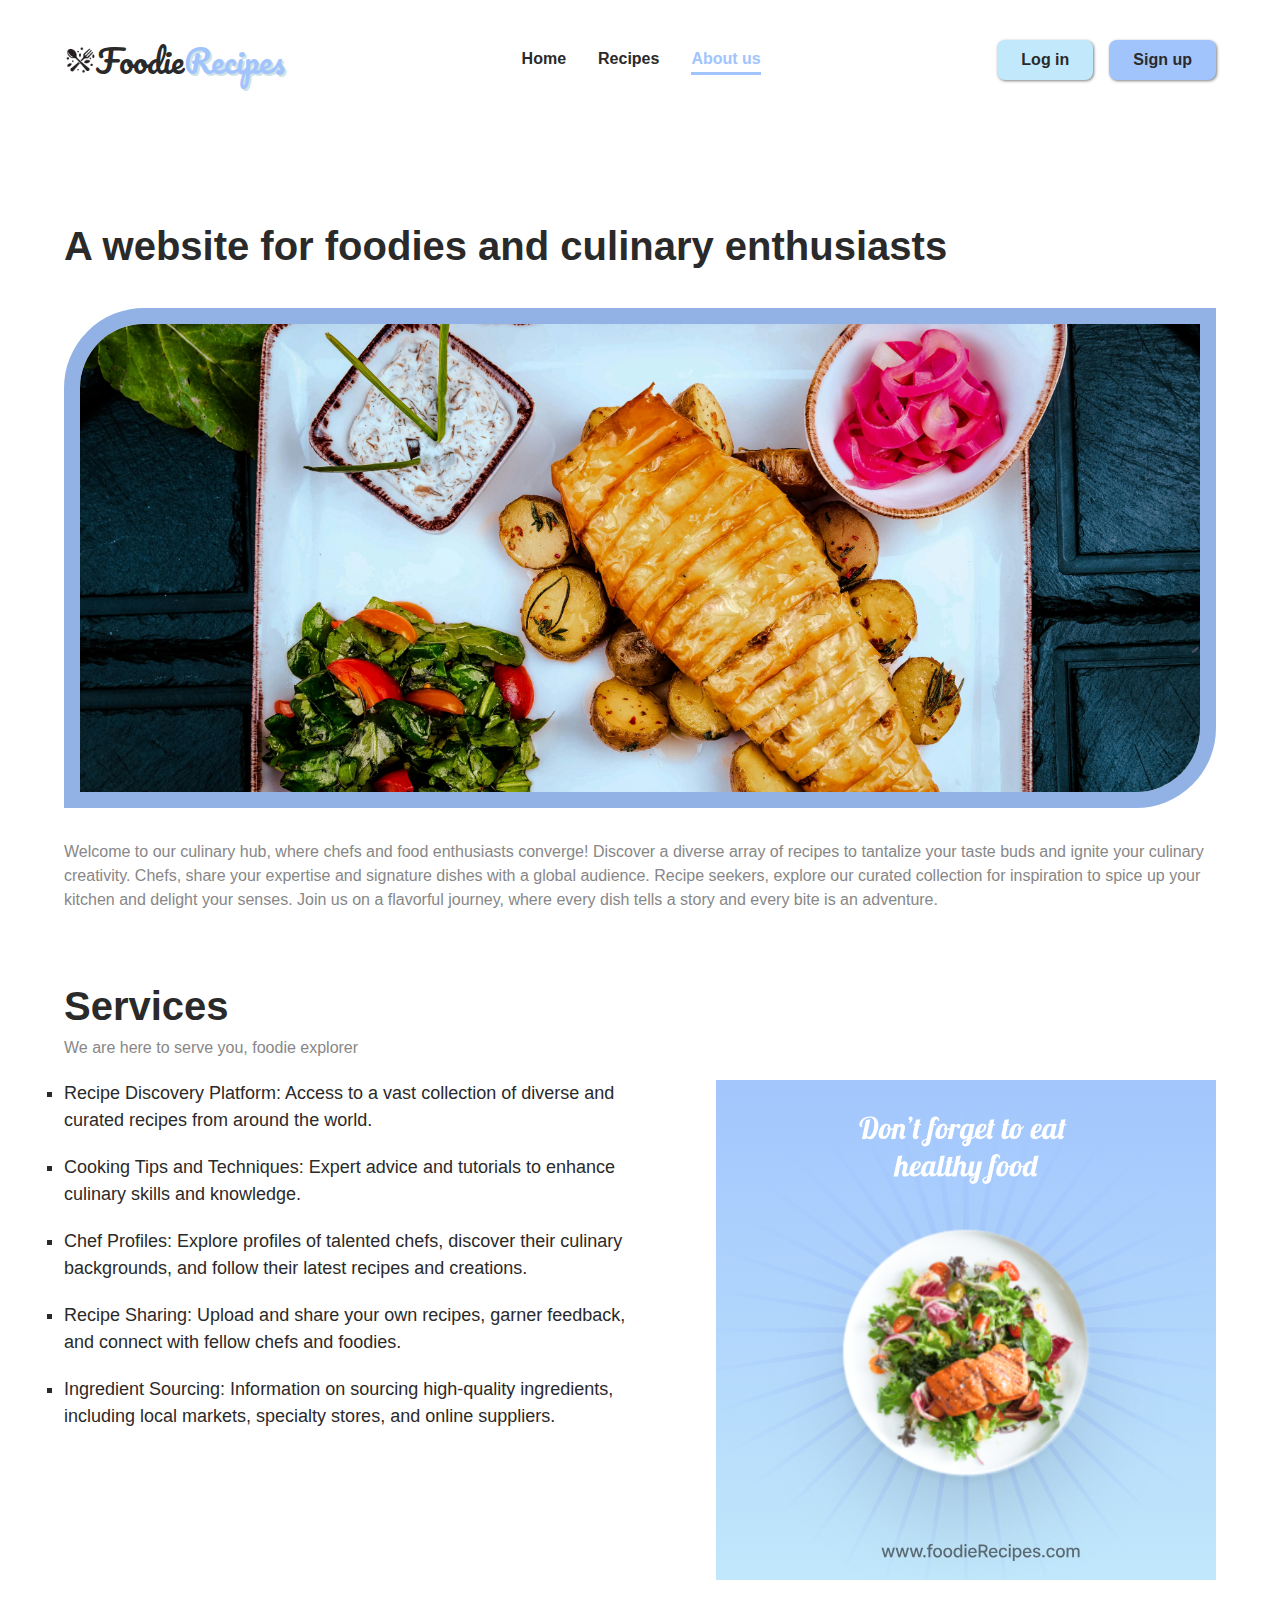
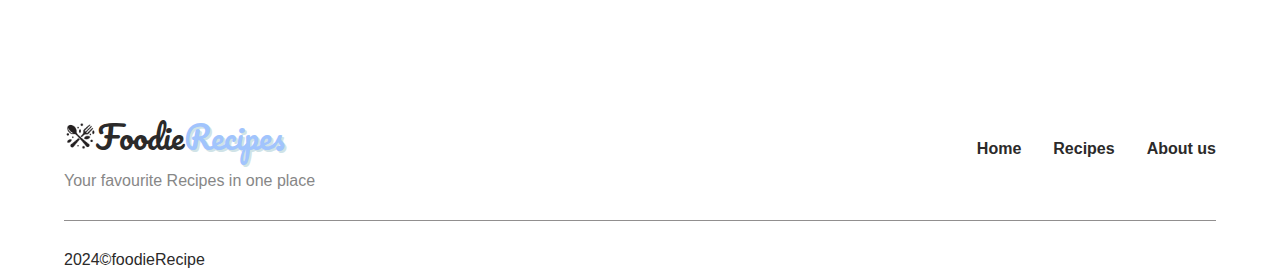
<file: about.html>
<!DOCTYPE html>
<html lang="en">
    <head>
        <meta charset="UTF-8">
        <meta name="viewport" content="width=device-width, initial-scale=1.0">
        <title>FoodieRecipes</title>
        <link rel="stylesheet" href="https://cdnjs.cloudflare.com/ajax/libs/font-awesome/6.5.1/css/all.min.css" integrity="sha512-DTOQO9RWCH3ppGqcWaEA1BIZOC6xxalwEsw9c2QQeAIftl+Vegovlnee1c9QX4TctnWMn13TZye+giMm8e2LwA==" crossorigin="anonymous" referrerpolicy="no-referrer" />
        <link rel="stylesheet" href="/css/styles.css">
    </head>
<body>
        <!-- NavBar -->
        <nav class="navbar">
            <div class="nav__container container flex-row div-center">
                <a href="index.html" class="nav__logo flex-row div-center"> <img src="/assets/foodie-logo.png" alt="logo"> Foodie<span>Recipes</span></a>
                <ul class="flex-row nav__items nav__details">
                    <li class="nav__items-inactive home"><a href="/">Home</a></li>
                    <li class="nav__items-inactive"><a href="/recipe.html">Recipes</a></li>
                    <li class="nav__items-active"><a href="/about.html">About us</a></li>
                </ul>
                <ul class="flex-row nav__login nav__details">
                    <li class="nav__login-btns flex-row nav__details">
                        <a href="sign-in.html" class="login__buttons login__btn">Log in</a>
                        <a href="sign-up.html" class="login__buttons signup__btn">Sign up</a>
                    </li>
                    <li class="nav__profile hidden">
                         <div class="avatar">
                             <img src="/assets/avatar2.jpg" alt="avatar" draggable="false" class="rounded">
                         </div>
                         <ul class="flex-column">
                             <li><a href="dashboard.html" class="nav__dash">Dashboard</a></li>
                             <li><a href="logout.html" class="nav__logout">Logout</a></li>
                         </ul>
                    </li>
                </ul>
                <div class="nav__resp-btns">
                    <button class="open__nav-btn"><i class="fa-solid fa-bars-staggered"></i></button>
                    <button class="close__nav-btn hidden"><i class="fa-solid fa-xmark"></i></button>
                </div>
            </div>
        </nav>
         <!-- NavBar Ends-->
         <main class="container about__container flex-column">
            <section class=" ">
                <h2>A website for foodies and culinary enthusiasts</h2>
                <div class="about-img"><img src="/assets/about.jpg" alt=""></div>
                <p class="cont__text">Welcome to our culinary hub, where chefs and food enthusiasts converge! Discover a diverse array of recipes to tantalize your taste buds and ignite your culinary creativity. Chefs, share your expertise and signature dishes with a global audience. Recipe seekers, explore our curated collection for inspiration to spice up your kitchen and delight your senses. Join us on a flavorful journey, where every dish tells a story and every bite is an adventure.</p>
            </section>
            <section class="services">
                <h2>Services</h2>
                <p class="cont__text">We are here to serve you, foodie explorer</p>
                <section class="flex-row space-between">
                        <ul class="flex-column">
                            <li>Recipe Discovery Platform: Access to a vast collection of diverse and curated recipes from around the world.</li>
                            <li>Cooking Tips and Techniques: Expert advice and tutorials to enhance culinary skills and knowledge.</li>
                            <li>Chef Profiles: Explore profiles of talented chefs, discover their culinary backgrounds, and follow their latest recipes and creations.</li>
                            <li>Recipe Sharing: Upload and share your own recipes, garner feedback, and connect with fellow chefs and foodies.</li>
                            <li>Ingredient Sourcing: Information on sourcing high-quality ingredients, including local markets, specialty stores, and online suppliers.</li>
                        </ul>
                     <div>
                        <img src="assets/Ads.svg" alt="ad">
                     </div>
                </section>
            </section>
         </main>
                 <!-- Footer -->
        <footer class="footer cont__section container">
            <section class="flex-row  space-between  footer__top">
              <div>
                  <a href="index.html" class="nav__logo flex-row footer__logo"> <img src="/assets/foodie-logo.png" alt="logo"> Foodie<span>Recipes</span></a>
                  <p class="cont__text">Your favourite Recipes in one place</p>
              </div>
              <ul class="flex-row footer__items  div-center">
                  <li><a href="#">Home</a></li>
                  <li><a href="/recipe.html">Recipes</a></li>
                  <li><a href="/about.html">About us</a></li>
              </ul>
            </section>
            <section class="flex-row space-between">
              <span>2024&copy;foodieRecipe</span>
              <div class="social-icons flex-row">
                  <a href="#"><i class="fab fa-twitter"></i></a>
                  <a href="#"><i class="fab fa-github"></i></a>
                  <a href="#"><i class="fab fa-instagram"></i></a>
                </div>
            </section>
        </footer>
        <script type="module" src="/javascript/main.js"></script>
</body>
</html>
</file>
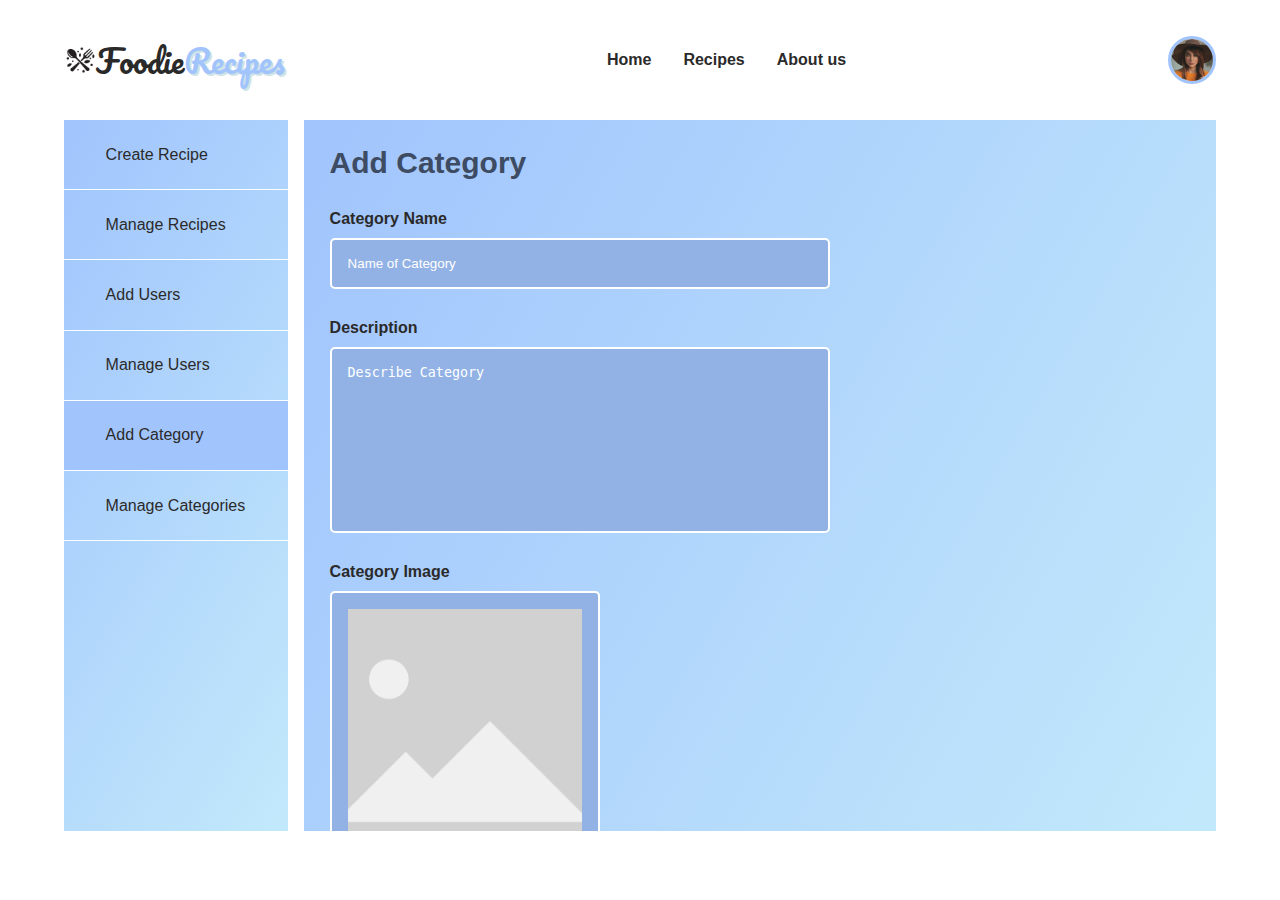
<file: add-category.html>
<!DOCTYPE html>
<html lang="en">
    <head>
        <meta charset="UTF-8">
        <meta name="viewport" content="width=device-width, initial-scale=1.0">
        <title>FoodieRecipes</title>
        <link rel="stylesheet" href="https://cdnjs.cloudflare.com/ajax/libs/font-awesome/6.5.1/css/all.min.css" integrity="sha512-DTOQO9RWCH3ppGqcWaEA1BIZOC6xxalwEsw9c2QQeAIftl+Vegovlnee1c9QX4TctnWMn13TZye+giMm8e2LwA==" crossorigin="anonymous" referrerpolicy="no-referrer" />
        <link rel="stylesheet" href="css/styles.css">
        <link rel="stylesheet" href="css/dashboard.css">
    </head>
<body>
        <!-- NavBar -->
        <nav class="navbar">
            <div class="nav__container container flex-row div-center">
                <a href="index.html" class="nav__logo flex-row div-center"> <img src="/assets/foodie-logo.png" alt="logo"> Foodie<span>Recipes</span></a>
                <ul class="flex-row nav__items nav__details">
                    <li class="nav__items-inactive"><a href="/">Home</a></li>
                    <li class="nav__items-inactive"><a href="/recipe.html">Recipes</a></li>
                    <li class="nav__items-inactive"><a href="/about.html">About us</a></li>
                </ul>
                <ul class="flex-row nav__login nav__details">
                    <li class="nav__profile">
                         <div class="avatar">
                             <img src="/assets/avatar2.jpg" alt="avatar" draggable="false" class="rounded">
                         </div>
                         <ul class="flex-column">
                             <li><a href="dashboard.html" class="nav__dash">Dashboard</a></li>
                             <li><a href="logout.html" class="nav__logout">Logout</a></li>
                         </ul>
                    </li>
                </ul>
                <div class="nav__resp-btns">
                    <button class="open__nav-btn"><i class="fa-solid fa-bars-staggered"></i></button>
                    <button class="close__nav-btn hidden"><i class="fa-solid fa-xmark"></i></button>
                </div>
            </div>
        </nav>
         <!-- NavBar Ends-->
         <main class="dashboard__container container">
            <button id="show__sidebar-btn" class="sidebar__toggle"><i class="fa-solid fa-angle-right"></i></button>
            <button id="hide__sidebar-btn" class="sidebar__toggle"><i class="fa-solid fa-angle-left"></i></button>
            <aside class="dashboard__sidebar">
                  <ul class="flex-column">
                    <li>
                        <a href="dashboard.html" >
                            <i class="fa-solid fa-pen"></i>
                            <span>Create Recipe</span>
                        </a>
                    </li>
                    <li>
                        <a href="manage-recipes.html">
                            <i class="fa-solid fa-pen-to-square"></i>
                            <span>Manage Recipes</span>
                        </a>
                    </li>
                    <li>
                        <a href="add-user.html" >
                            <i class="fa-solid fa-user-plus"></i>
                            <span>Add Users</span>
                        </a>
                    </li>
                    <li>
                        <a href="manage-user.html">
                            <i class="fa-solid fa-users"></i>
                            <span>Manage Users</span>
                        </a>
                    </li>
                    <li>
                        <a href="add-category.html" class="dashboard__sidebar-active">
                            <i class="fa-solid fa-table-list"></i>
                            <span>Add Category</span>
                        </a>
                    </li>
                    <li>
                        <a href="manage-categories.html">
                            <i class="fa-solid fa-list"></i>
                            <span>Manage Categories</span>
                        </a>
                    </li>
                  </ul>
                </aside>
                <section class="main__container">
                        <h4>Add Category</h4>
                      <form action="">
                        <div class="form-group flex-column">
                           <label for="cat-name">Category Name</label>
                           <input type="text" id="cat-name" name="cat-name" placeholder="Name of Category" required >
                          </div>
                          <div class="form-group flex-column">
                            <label for="email">Description</label>
                            <textarea name="" id="" cols="30" rows="10" placeholder="Describe Category"></textarea>
                          </div>
                        <div class="form-group flex-column">
                            <label for="">Category Image</label>
                            <input type="image" id="recipe-img" alt="Image" src="assets/photo-placeholder.png" disabled>
                          </div>
                          <div class="form-group flex-column user-profile-div" style="margin-bottom:30px ;">
                            <label for="cat-img">Add Category Image</label>
                            <input type="file" accept='image/*' id="cat-img" required>
                          </div>
                           <button class="view-more-recipe-btn flex-row div-center" id="create-recipe">Create Category</button>
                      </form>
                </section>


         </main>
         <script type="module" src="/javascript/main.js"></script>
</body>
</html>
</file>
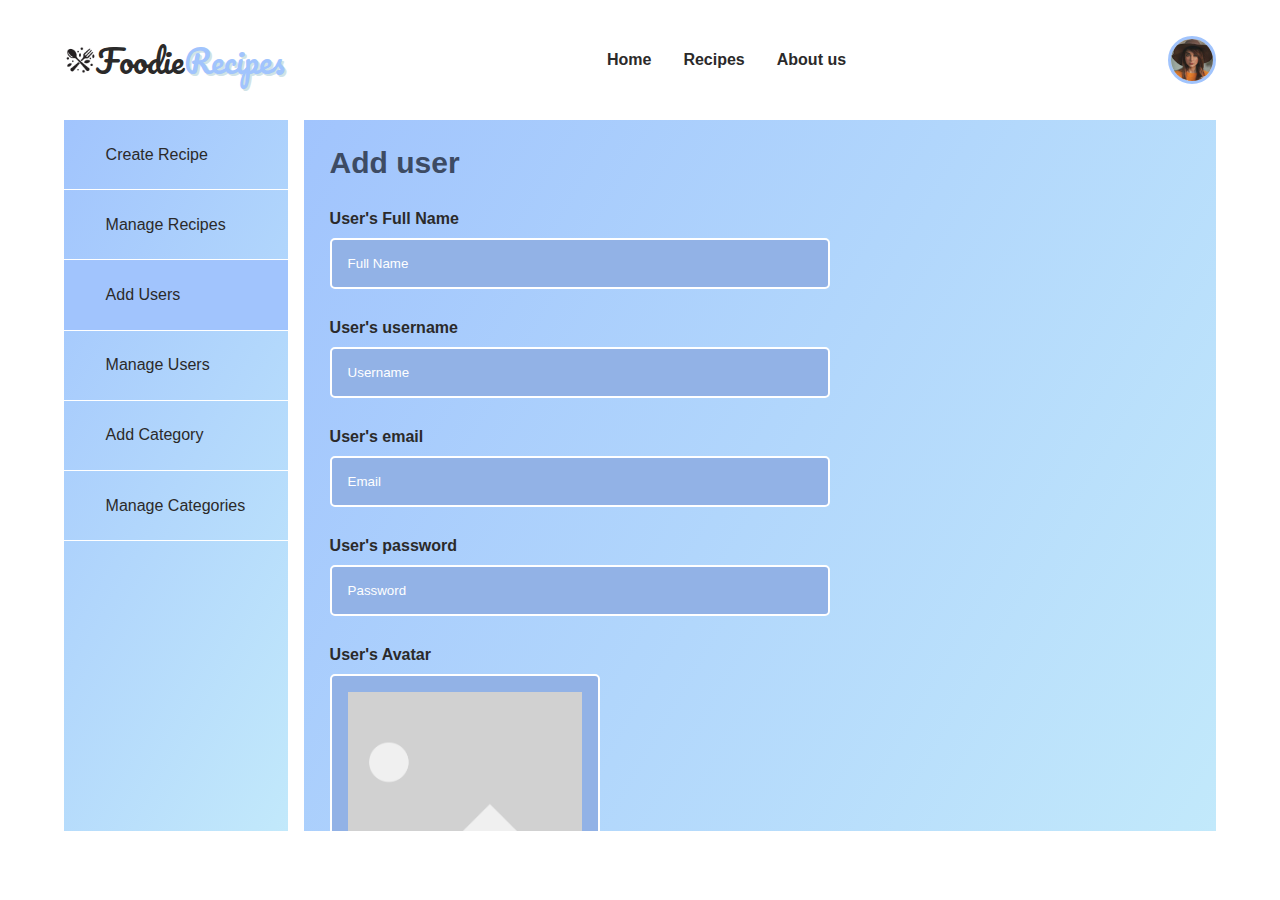
<file: add-user.html>
<!DOCTYPE html>
<html lang="en">
    <head>
        <meta charset="UTF-8">
        <meta name="viewport" content="width=device-width, initial-scale=1.0">
        <title>FoodieRecipes</title>
        <link rel="stylesheet" href="https://cdnjs.cloudflare.com/ajax/libs/font-awesome/6.5.1/css/all.min.css" integrity="sha512-DTOQO9RWCH3ppGqcWaEA1BIZOC6xxalwEsw9c2QQeAIftl+Vegovlnee1c9QX4TctnWMn13TZye+giMm8e2LwA==" crossorigin="anonymous" referrerpolicy="no-referrer" />
        <link rel="stylesheet" href="css/styles.css">
        <link rel="stylesheet" href="css/dashboard.css">
    </head>
<body>
        <!-- NavBar -->
        <nav class="navbar">
            <div class="nav__container container flex-row div-center">
                <a href="index.html" class="nav__logo flex-row div-center"> <img src="/assets/foodie-logo.png" alt="logo"> Foodie<span>Recipes</span></a>
                <ul class="flex-row nav__items nav__details">
                    <li class="nav__items-inactive"><a href="/">Home</a></li>
                    <li class="nav__items-inactive"><a href="/recipe.html">Recipes</a></li>
                    <li class="nav__items-inactive"><a href="/about.html">About us</a></li>
                </ul>
                <ul class="flex-row nav__login nav__details">
                    <li class="nav__profile">
                         <div class="avatar">
                             <img src="/assets/avatar2.jpg" alt="avatar" draggable="false" class="rounded">
                         </div>
                         <ul class="flex-column">
                             <li><a href="dashboard.html" class="nav__dash">Dashboard</a></li>
                             <li><a href="logout.html" class="nav__logout">Logout</a></li>
                         </ul>
                    </li>
                </ul>
                <div class="nav__resp-btns">
                    <button class="open__nav-btn"><i class="fa-solid fa-bars-staggered"></i></button>
                    <button class="close__nav-btn hidden"><i class="fa-solid fa-xmark"></i></button>
                </div>
            </div>
        </nav>
         <!-- NavBar Ends-->
         <main class="dashboard__container container">
            <button id="show__sidebar-btn" class="sidebar__toggle"><i class="fa-solid fa-angle-right"></i></button>
            <button id="hide__sidebar-btn" class="sidebar__toggle"><i class="fa-solid fa-angle-left"></i></button>
            <aside class="dashboard__sidebar">
                  <ul class="flex-column">
                    <li>
                        <a href="dashboard.html" >
                            <i class="fa-solid fa-pen"></i>
                            <span>Create Recipe</span>
                        </a>
                    </li>
                    <li>
                        <a href="manage-recipes.html">
                            <i class="fa-solid fa-pen-to-square"></i>
                            <span>Manage Recipes</span>
                        </a>
                    </li>
                    <li>
                        <a href="add-user.html" class="dashboard__sidebar-active">
                            <i class="fa-solid fa-user-plus"></i>
                            <span>Add Users</span>
                        </a>
                    </li>
                    <li>
                        <a href="manage-user.html">
                            <i class="fa-solid fa-users"></i>
                            <span>Manage Users</span>
                        </a>
                    </li>
                    <li>
                        <a href="add-category.html">
                            <i class="fa-solid fa-table-list"></i>
                            <span>Add Category</span>
                        </a>
                    </li>
                    <li>
                        <a href="manage-categories.html">
                            <i class="fa-solid fa-list"></i>
                            <span>Manage Categories</span>
                        </a>
                    </li>
                  </ul>
                </aside>
                <section class="main__container">
                        <h4>Add user</h4>
                      <form action="">
                        <div class="form-group flex-column">
                           <label for="fullname">User's Full Name</label>
                           <input type="text" id="fullname" name="fullname" placeholder="Full Name" required autocomplete="given-name">
                          </div>
                          <div class="form-group flex-column">
                            <label for="username">User's username</label>
                            <input type="text" id="username" name="username" placeholder="Username" required>
                          </div>
                          <div class="form-group flex-column">
                            <label for="email">User's email</label>
                            <input type="email" id="email" name="email" placeholder="Email" required>
                          </div>
                          <div class="form-group flex-column">
                            <label for="signup-password">User's password</label>
                            <input type="password" id="signup-password" name="password" placeholder="Password" required class="password">
                          </div>
                        <div class="form-group flex-column">
                            <label for="">User's Avatar</label>
                            <input type="image" id="recipe-img" alt="Image" src="assets/photo-placeholder.png" disabled>
                          </div>
                          <div class="form-group flex-column user-profile-div">
                            <label for="user-profile">Add user profile picture</label>
                            <input type="file" accept='image/*' id="user-avatar" required>
                          </div>
                           <select name="user-role" id="user-role">
                            <option value="0" class="select-title">Choose a user role</option>
                             <option value="1">Author</option>
                             <option value="2">Admin</option>
                           </select>
                           <button class="view-more-recipe-btn flex-row div-center" id="create-recipe">Create User</button>
                      </form>
                </section>


         </main>
         <script type="module" src="/javascript/main.js"></script>
</body>
</html>
</file>
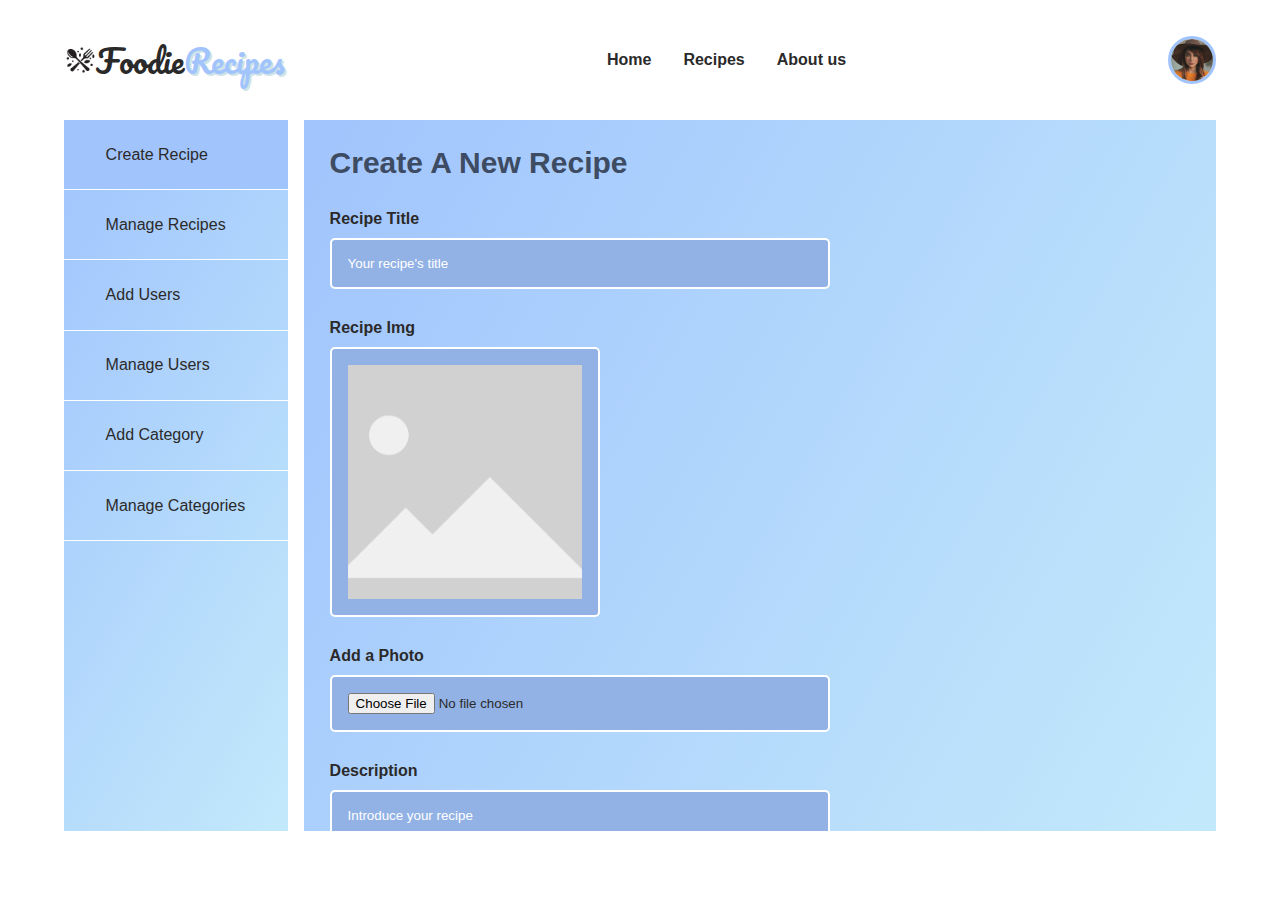
<file: dashboard.html>
<!DOCTYPE html>
<html lang="en">
    <head>
        <meta charset="UTF-8">
        <meta name="viewport" content="width=device-width, initial-scale=1.0">
        <title>FoodieRecipes</title>
        <link rel="stylesheet" href="https://cdnjs.cloudflare.com/ajax/libs/font-awesome/6.5.1/css/all.min.css" integrity="sha512-DTOQO9RWCH3ppGqcWaEA1BIZOC6xxalwEsw9c2QQeAIftl+Vegovlnee1c9QX4TctnWMn13TZye+giMm8e2LwA==" crossorigin="anonymous" referrerpolicy="no-referrer" />
        <link rel="stylesheet" href="css/styles.css">
        <link rel="stylesheet" href="css/dashboard.css">
    </head>
<body>
        <!-- NavBar -->
        <nav class="navbar">
            <div class="nav__container container flex-row div-center">
                <a href="index.html" class="nav__logo flex-row div-center"> <img src="/assets/foodie-logo.png" alt="logo"> Foodie<span>Recipes</span></a>
                <ul class="flex-row nav__items nav__details">
                    <li class="nav__items-inactive"><a href="/">Home</a></li>
                    <li class="nav__items-inactive"><a href="/recipe.html">Recipes</a></li>
                    <li class="nav__items-inactive"><a href="/about.html">About us</a></li>
                </ul>
                <ul class="flex-row nav__login nav__details">
                    <li class="nav__profile">
                         <div class="avatar">
                             <img src="/assets/avatar2.jpg" alt="avatar" draggable="false" class="rounded">
                         </div>
                         <ul class="flex-column">
                             <li><a href="dashboard.html" class="nav__dash">Dashboard</a></li>
                             <li><a href="logout.html" class="nav__logout">Logout</a></li>
                         </ul>
                    </li>
                </ul>
                <div class="nav__resp-btns">
                    <button class="open__nav-btn"><i class="fa-solid fa-bars-staggered"></i></button>
                    <button class="close__nav-btn hidden"><i class="fa-solid fa-xmark"></i></button>
                </div>
            </div>
        </nav>
         <!-- NavBar Ends-->
         <main class="dashboard__container container">
            <button id="show__sidebar-btn" class="sidebar__toggle"><i class="fa-solid fa-angle-right"></i></button>
            <button id="hide__sidebar-btn" class="sidebar__toggle"><i class="fa-solid fa-angle-left"></i></button>
            <aside class="dashboard__sidebar">
                  <ul class="flex-column">
                    <li>
                        <a href="dashboard.html" class="dashboard__sidebar-active">
                            <i class="fa-solid fa-pen"></i>
                            <span>Create Recipe</span>
                        </a>
                    </li>
                    <li>
                        <a href="manage-recipes.html">
                            <i class="fa-solid fa-pen-to-square"></i>
                            <span>Manage Recipes</span>
                        </a>
                    </li>
                    <li>
                        <a href="add-user.html">
                            <i class="fa-solid fa-user-plus"></i>
                            <span>Add Users</span>
                        </a>
                    </li>
                    <li>
                        <a href="manage-user.html">
                            <i class="fa-solid fa-users"></i>
                            <span>Manage Users</span>
                        </a>
                    </li>
                    <li>
                        <a href="add-category.html">
                            <i class="fa-solid fa-table-list"></i>
                            <span>Add Category</span>
                        </a>
                    </li>
                    <li>
                        <a href="manage-categories.html">
                            <i class="fa-solid fa-list"></i>
                            <span>Manage Categories</span>
                        </a>
                    </li>
                  </ul>
                </aside>
                <section class="main__container">
                        <h4>Create A New Recipe</h4>
                      <form action="">
                        <div class="form-group flex-column">
                           <label for="">Recipe Title</label>
                            <input type="text" id="recipeTitle" name="recipeTitle" placeholder="Your recipe's title" required>
                          </div>
                        <div class="form-group flex-column">
                            <label for="">Recipe Img</label>
                            <input type="image" id="recipe-img" alt="Image" src="assets/photo-placeholder.png" disabled>
                          </div>
                          <div class="form-group flex-column user-profile-div">
                            <label for="user-profile">Add a Photo</label>
                            <input type="file" accept='image/*' id="user-avatar" required>
                          </div>
                          <div class="form-group flex-column">
                            <label for="">Description</label>
                             <input type="text" id="recipeDesc" name="recipeDesc" placeholder="Introduce your recipe" required>
                           </div>
                           <div class="form-group flex-column ingredient__cont">
                            <label for="">Ingredients</label>
                             <div class="recipe-ing-group flex-row">
                                <input type="text" class="recipeIngredients" name="recipeIngredients" placeholder="Add Ingredient" required>
                                <i class="fa-solid fa-trash remove-ing"></i>
                             </div>
                             <section class="add-ing">
                                <i class="fa-solid fa-plus"></i>
                                 <span>Add</span>
                             </section>
                           </div>
                           <div class="form-group flex-column directions">
                            <label for="">Directions</label>
                            <div class="directions-cont">
                                <article>
                                    <div class="direction-title-cont flex-row">
                                     <span>Step 1</span>
                                     <input type="text" 
                                     class="direction-tile" name="direction-tile" placeholder="What's step 1" required>
                                    </div>
                                    <textarea name="" id="" cols="30" rows="10" placeholder="Describe the step"></textarea>
                              </article>
                            </div>
                          <section class="flex-row space-between">
                              <div class="add-dir" >
                                <i class="fa-solid fa-plus"></i>
                                <span>Add</span>
                              </div>
                              <div class="remove-dir">
                                <i class="fa-solid fa-trash"></i>
                                <span>Remove</span>
                              </div>
                         </section>
                           </div>
                           <div class="form-group flex-column">
                            <label for="">Prep Time in mins</label>
                             <input type="number" id="prepTime" name="prepTime" required>
                           </div>
                           <div class="form-group flex-column">
                            <label for="">Cook Time in mins</label>
                             <input type="number" id="cookTime" name="cookTime" required>
                           </div>
                           <select name="" id="">
                            <option value="0" class="select-title">Choose a Category</option>
                             <option value="1">Pasta</option>
                             <option value="2">Pizza</option>
                             <option value="1">Vegan</option>
                             <option value="1">Desserts</option>
                             <option value="1">Smoothies</option>
                             <option value="1">Breakfast</option>
                           </select>
                           <button class="view-more-recipe-btn flex-row div-center" id="create-recipe">Create Recipe</button>
                      </form>
                </section>


         </main>
         <script type="module" src="/javascript/main.js"></script>
</body>
</html>
</file>
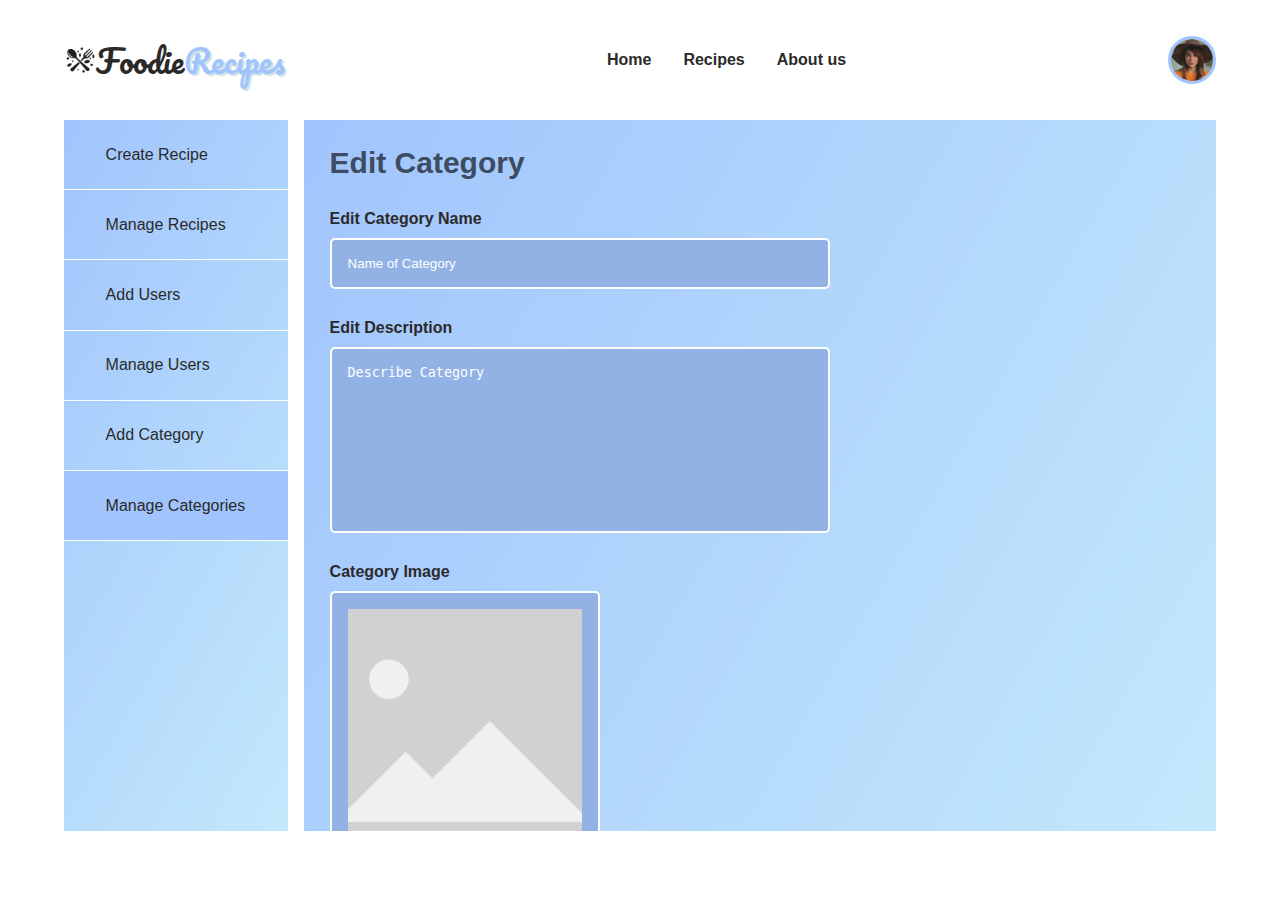
<file: edit-category.html>
<!DOCTYPE html>
<html lang="en">
    <head>
        <meta charset="UTF-8">
        <meta name="viewport" content="width=device-width, initial-scale=1.0">
        <title>FoodieRecipes</title>
        <link rel="stylesheet" href="https://cdnjs.cloudflare.com/ajax/libs/font-awesome/6.5.1/css/all.min.css" integrity="sha512-DTOQO9RWCH3ppGqcWaEA1BIZOC6xxalwEsw9c2QQeAIftl+Vegovlnee1c9QX4TctnWMn13TZye+giMm8e2LwA==" crossorigin="anonymous" referrerpolicy="no-referrer" />
        <link rel="stylesheet" href="css/styles.css">
        <link rel="stylesheet" href="css/dashboard.css">
    </head>
<body>
        <!-- NavBar -->
        <nav class="navbar">
            <div class="nav__container container flex-row div-center">
                <a href="index.html" class="nav__logo flex-row div-center"> <img src="/assets/foodie-logo.png" alt="logo"> Foodie<span>Recipes</span></a>
                <ul class="flex-row nav__items nav__details">
                    <li class="nav__items-inactive"><a href="/">Home</a></li>
                    <li class="nav__items-inactive"><a href="/recipe.html">Recipes</a></li>
                    <li class="nav__items-inactive"><a href="/about.html">About us</a></li>
                </ul>
                <ul class="flex-row nav__login nav__details">
                    <li class="nav__profile">
                         <div class="avatar">
                             <img src="/assets/avatar2.jpg" alt="avatar" draggable="false" class="rounded">
                         </div>
                         <ul class="flex-column">
                             <li><a href="dashboard.html" class="nav__dash">Dashboard</a></li>
                             <li><a href="logout.html" class="nav__logout">Logout</a></li>
                         </ul>
                    </li>
                </ul>
                <div class="nav__resp-btns">
                    <button class="open__nav-btn"><i class="fa-solid fa-bars-staggered"></i></button>
                    <button class="close__nav-btn hidden"><i class="fa-solid fa-xmark"></i></button>
                </div>
            </div>
        </nav>
         <!-- NavBar Ends-->
         <main class="dashboard__container container">
            <button id="show__sidebar-btn" class="sidebar__toggle"><i class="fa-solid fa-angle-right"></i></button>
            <button id="hide__sidebar-btn" class="sidebar__toggle"><i class="fa-solid fa-angle-left"></i></button>
            <aside class="dashboard__sidebar">
                  <ul class="flex-column">
                    <li>
                        <a href="dashboard.html" >
                            <i class="fa-solid fa-pen"></i>
                            <span>Create Recipe</span>
                        </a>
                    </li>
                    <li>
                        <a href="manage-recipes.html">
                            <i class="fa-solid fa-pen-to-square"></i>
                            <span>Manage Recipes</span>
                        </a>
                    </li>
                    <li>
                        <a href="add-user.html" >
                            <i class="fa-solid fa-user-plus"></i>
                            <span>Add Users</span>
                        </a>
                    </li>
                    <li>
                        <a href="manage-user.html">
                            <i class="fa-solid fa-users"></i>
                            <span>Manage Users</span>
                        </a>
                    </li>
                    <li>
                        <a href="add-category.html" >
                            <i class="fa-solid fa-table-list"></i>
                            <span>Add Category</span>
                        </a>
                    </li>
                    <li>
                        <a href="manage-categories.html" class="dashboard__sidebar-active">
                            <i class="fa-solid fa-list"></i>
                            <span>Manage Categories</span>
                        </a>
                    </li>
                  </ul>
                </aside>
                <section class="main__container">
                        <h4>Edit Category</h4>
                      <form action="">
                        <div class="form-group flex-column">
                           <label for="cat-name">Edit Category Name</label>
                           <input type="text" id="cat-name" name="cat-name" placeholder="Name of Category" required >
                          </div>
                          <div class="form-group flex-column">
                            <label for="email">Edit Description</label>
                            <textarea name="" id="" cols="30" rows="10" placeholder="Describe Category"></textarea>
                          </div>
                        <div class="form-group flex-column">
                            <label for="">Category Image</label>
                            <input type="image" id="recipe-img" alt="Image" src="assets/photo-placeholder.png" disabled>
                          </div>
                          <div class="form-group flex-column user-profile-div" style="margin-bottom:30px ;">
                            <label for="cat-img">Change Category Image</label>
                            <input type="file" accept='image/*' id="cat-img" required>
                          </div>
                           <button class="view-more-recipe-btn flex-row div-center" id="create-recipe">Update Category</button>
                      </form>
                </section>


         </main>
         <script type="module" src="/javascript/main.js"></script>
</body>
</html>
</file>
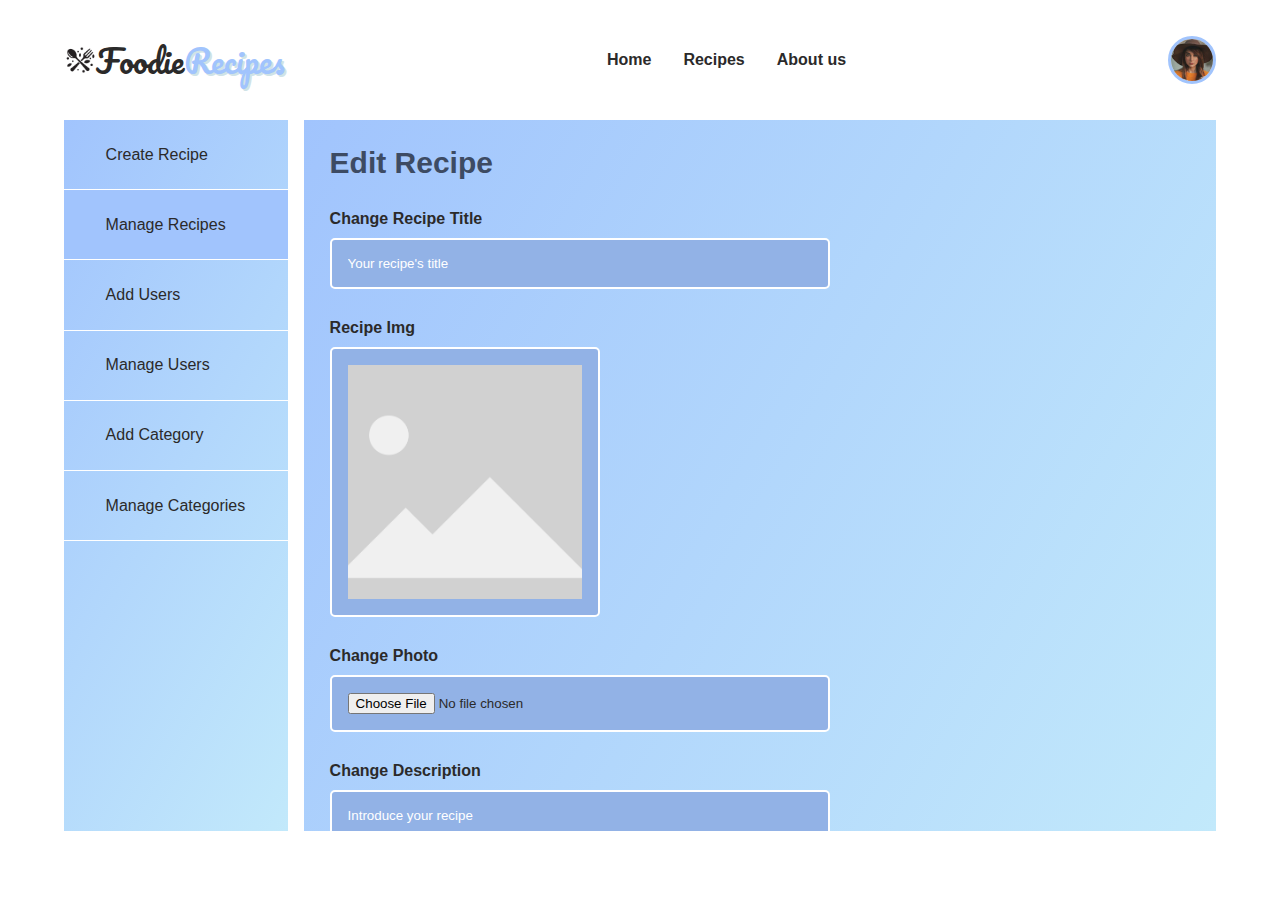
<file: edit-recipe.html>
<!DOCTYPE html>
<html lang="en">
    <head>
        <meta charset="UTF-8">
        <meta name="viewport" content="width=device-width, initial-scale=1.0">
        <title>FoodieRecipes</title>
        <link rel="stylesheet" href="https://cdnjs.cloudflare.com/ajax/libs/font-awesome/6.5.1/css/all.min.css" integrity="sha512-DTOQO9RWCH3ppGqcWaEA1BIZOC6xxalwEsw9c2QQeAIftl+Vegovlnee1c9QX4TctnWMn13TZye+giMm8e2LwA==" crossorigin="anonymous" referrerpolicy="no-referrer" />
        <link rel="stylesheet" href="css/styles.css">
        <link rel="stylesheet" href="css/dashboard.css">
    </head>
<body>
        <!-- NavBar -->
        <nav class="navbar">
            <div class="nav__container container flex-row div-center">
                <a href="index.html" class="nav__logo flex-row div-center"> <img src="/assets/foodie-logo.png" alt="logo"> Foodie<span>Recipes</span></a>
                <ul class="flex-row nav__items nav__details">
                    <li class="nav__items-inactive"><a href="/">Home</a></li>
                    <li class="nav__items-inactive"><a href="/recipe.html">Recipes</a></li>
                    <li class="nav__items-inactive"><a href="/about.html">About us</a></li>
                </ul>
                <ul class="flex-row nav__login nav__details">
                    <li class="nav__profile">
                         <div class="avatar">
                             <img src="/assets/avatar2.jpg" alt="avatar" draggable="false" class="rounded">
                         </div>
                         <ul class="flex-column">
                             <li><a href="dashboard.html" class="nav__dash">Dashboard</a></li>
                             <li><a href="logout.html" class="nav__logout">Logout</a></li>
                         </ul>
                    </li>
                </ul>
                <div class="nav__resp-btns">
                    <button class="open__nav-btn"><i class="fa-solid fa-bars-staggered"></i></button>
                    <button class="close__nav-btn hidden"><i class="fa-solid fa-xmark"></i></button>
                </div>
            </div>
        </nav>
         <!-- NavBar Ends-->
         <main class="dashboard__container container">
            <button id="show__sidebar-btn" class="sidebar__toggle"><i class="fa-solid fa-angle-right"></i></button>
            <button id="hide__sidebar-btn" class="sidebar__toggle"><i class="fa-solid fa-angle-left"></i></button>
            <aside class="dashboard__sidebar">
                  <ul class="flex-column">
                    <li>
                        <a href="dashboard.html" >
                            <i class="fa-solid fa-pen"></i>
                            <span>Create Recipe</span>
                        </a>
                    </li>
                    <li>
                        <a href="manage-recipes.html" class="dashboard__sidebar-active">
                            <i class="fa-solid fa-pen-to-square"></i>
                            <span>Manage Recipes</span>
                        </a>
                    </li>
                    <li>
                        <a href="add-user.html">
                            <i class="fa-solid fa-user-plus"></i>
                            <span>Add Users</span>
                        </a>
                    </li>
                    <li>
                        <a href="manage-user.html">
                            <i class="fa-solid fa-users"></i>
                            <span>Manage Users</span>
                        </a>
                    </li>
                    <li>
                        <a href="add-category.html">
                            <i class="fa-solid fa-table-list"></i>
                            <span>Add Category</span>
                        </a>
                    </li>
                    <li>
                        <a href="manage-categories.html">
                            <i class="fa-solid fa-list"></i>
                            <span>Manage Categories</span>
                        </a>
                    </li>
                  </ul>
                </aside>
                <section class="main__container">
                        <h4>Edit Recipe</h4>
                      <form action="">
                        <div class="form-group flex-column">
                           <label for="">Change Recipe Title</label>
                            <input type="text" id="recipeTitle" name="recipeTitle" placeholder="Your recipe's title" required>
                          </div>
                        <div class="form-group flex-column">
                            <label for="">Recipe Img</label>
                            <input type="image" id="recipe-img" alt="Image" src="assets/photo-placeholder.png" disabled>
                          </div>
                          <div class="form-group flex-column user-profile-div">
                            <label for="user-profile">Change Photo</label>
                            <input type="file" accept='image/*' id="user-avatar" required>
                          </div>
                          <div class="form-group flex-column">
                            <label for="">Change Description</label>
                             <input type="text" id="recipeDesc" name="recipeDesc" placeholder="Introduce your recipe" required>
                           </div>
                           <div class="form-group flex-column">
                            <label for="">Change Ingredients</label>
                             <div class="recipe-ing-group flex-row">
                                <input type="text" class="recipeIngredients" name="recipeIngredients" placeholder="Add Ingredient" required>
                                <i class="fa-solid fa-trash remove-ing"></i>
                             </div>
                             <section class="add-ing">
                                <i class="fa-solid fa-plus"></i>
                                 <span>Add</span>
                             </section>
                           </div>
                           <div class="form-group flex-column directions">
                            <label for="">Change Directions</label>
                            <div class="directions-cont">
                                <article>
                                    <div class="direction-title-cont flex-row">
                                     <span>Step 1</span>
                                     <input type="text" 
                                     class="direction-tile" name="direction-tile" placeholder="What's step 1" required>
                                    </div>
                                    <textarea name="" id="" cols="30" rows="10" placeholder="Describe the step"></textarea>
                              </article>
                            </div>
                          <section class="flex-row space-between">
                              <div class="add-dir" >
                                <i class="fa-solid fa-plus"></i>
                                <span>Add</span>
                              </div>
                              <div class="remove-dir">
                                <i class="fa-solid fa-trash"></i>
                                <span>Remove</span>
                              </div>
                         </section>
                           </div>
                           <div class="form-group flex-column">
                            <label for="">Change Prep Time in mins</label>
                             <input type="number" id="prepTime" name="prepTime" required>
                           </div>
                           <div class="form-group flex-column">
                            <label for="">Change Cook Time in mins</label>
                             <input type="number" id="cookTime" name="cookTime" required>
                           </div>
                           <select name="" id="">
                            <option value="0" class="select-title">Change Category</option>
                             <option value="1">Pasta</option>
                             <option value="2">Pizza</option>
                             <option value="1">Vegan</option>
                             <option value="1">Desserts</option>
                             <option value="1">Smoothies</option>
                             <option value="1">Breakfast</option>
                           </select>
                           <button class="view-more-recipe-btn flex-row div-center" id="create-recipe">Update Recipe</button>
                      </form>
                </section>


         </main>
         <script type="module" src="/javascript/main.js"></script>
</body>
</html>
</file>
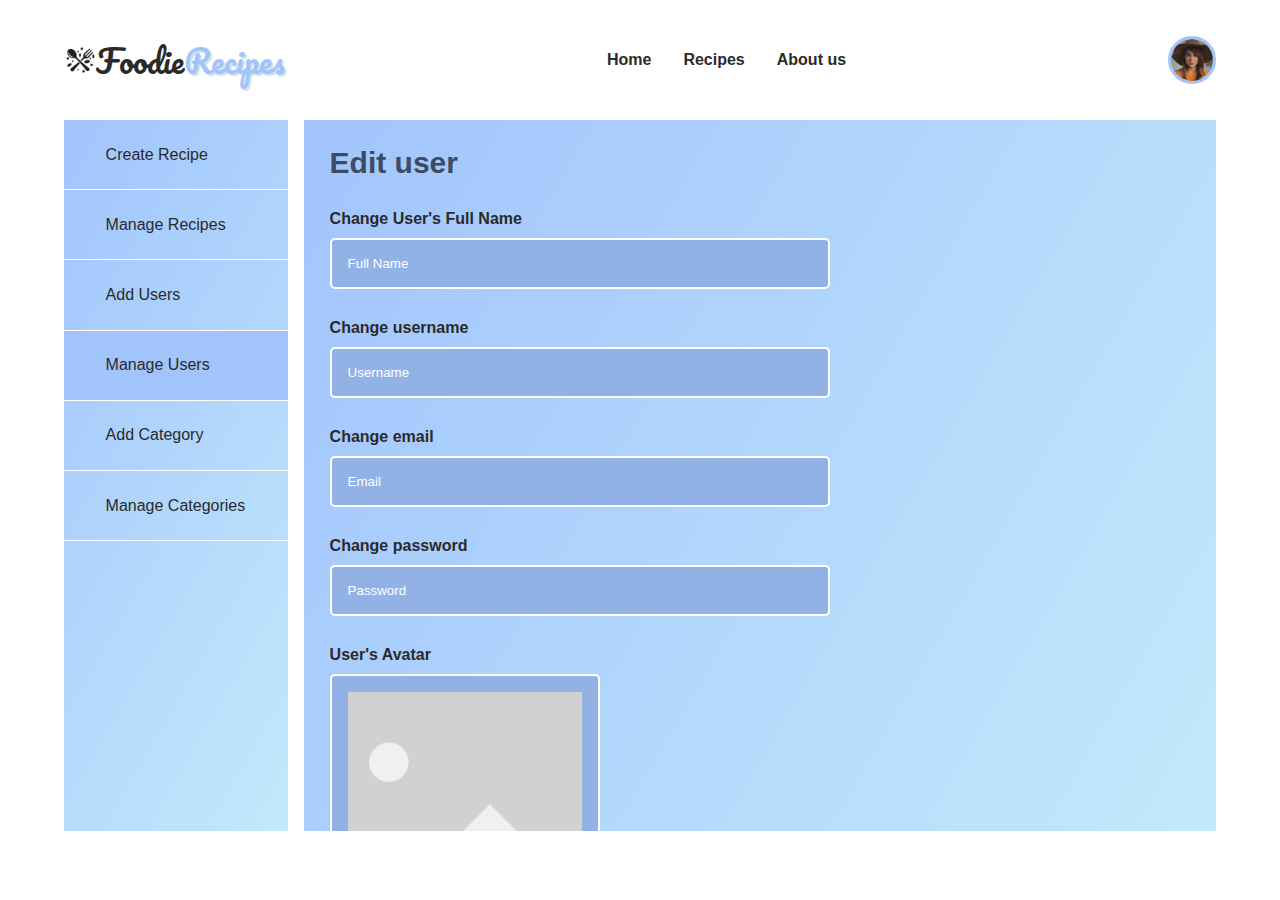
<file: edit-user.html>
<!DOCTYPE html>
<html lang="en">
    <head>
        <meta charset="UTF-8">
        <meta name="viewport" content="width=device-width, initial-scale=1.0">
        <title>FoodieRecipes</title>
        <link rel="stylesheet" href="https://cdnjs.cloudflare.com/ajax/libs/font-awesome/6.5.1/css/all.min.css" integrity="sha512-DTOQO9RWCH3ppGqcWaEA1BIZOC6xxalwEsw9c2QQeAIftl+Vegovlnee1c9QX4TctnWMn13TZye+giMm8e2LwA==" crossorigin="anonymous" referrerpolicy="no-referrer" />
        <link rel="stylesheet" href="css/styles.css">
        <link rel="stylesheet" href="css/dashboard.css">
    </head>
<body>
        <!-- NavBar -->
        <nav class="navbar">
            <div class="nav__container container flex-row div-center">
                <a href="index.html" class="nav__logo flex-row div-center"> <img src="/assets/foodie-logo.png" alt="logo"> Foodie<span>Recipes</span></a>
                <ul class="flex-row nav__items nav__details">
                    <li class="nav__items-inactive"><a href="/">Home</a></li>
                    <li class="nav__items-inactive"><a href="/recipe.html">Recipes</a></li>
                    <li class="nav__items-inactive"><a href="/about.html">About us</a></li>
                </ul>
                <ul class="flex-row nav__login nav__details">
                    <li class="nav__profile">
                         <div class="avatar">
                             <img src="/assets/avatar2.jpg" alt="avatar" draggable="false" class="rounded">
                         </div>
                         <ul class="flex-column">
                             <li><a href="dashboard.html" class="nav__dash">Dashboard</a></li>
                             <li><a href="logout.html" class="nav__logout">Logout</a></li>
                         </ul>
                    </li>
                </ul>
                <div class="nav__resp-btns">
                    <button class="open__nav-btn"><i class="fa-solid fa-bars-staggered"></i></button>
                    <button class="close__nav-btn hidden"><i class="fa-solid fa-xmark"></i></button>
                </div>
            </div>
        </nav>
         <!-- NavBar Ends-->
         <main class="dashboard__container container">
            <button id="show__sidebar-btn" class="sidebar__toggle"><i class="fa-solid fa-angle-right"></i></button>
            <button id="hide__sidebar-btn" class="sidebar__toggle"><i class="fa-solid fa-angle-left"></i></button>
            <aside class="dashboard__sidebar">
                  <ul class="flex-column">
                    <li>
                        <a href="dashboard.html" >
                            <i class="fa-solid fa-pen"></i>
                            <span>Create Recipe</span>
                        </a>
                    </li>
                    <li>
                        <a href="manage-recipes.html">
                            <i class="fa-solid fa-pen-to-square"></i>
                            <span>Manage Recipes</span>
                        </a>
                    </li>
                    <li>
                        <a href="add-user.html" >
                            <i class="fa-solid fa-user-plus"></i>
                            <span>Add Users</span>
                        </a>
                    </li>
                    <li>
                        <a href="manage-user.html" class="dashboard__sidebar-active">
                            <i class="fa-solid fa-users"></i>
                            <span>Manage Users</span>
                        </a>
                    </li>
                    <li>
                        <a href="add-category.html">
                            <i class="fa-solid fa-table-list"></i>
                            <span>Add Category</span>
                        </a>
                    </li>
                    <li>
                        <a href="manage-categories.html">
                            <i class="fa-solid fa-list"></i>
                            <span>Manage Categories</span>
                        </a>
                    </li>
                  </ul>
                </aside>
                <section class="main__container">
                        <h4>Edit user</h4>
                      <form action="">
                        <div class="form-group flex-column">
                           <label for="fullname">Change User's Full Name</label>
                           <input type="text" id="fullname" name="fullname" placeholder="Full Name" required autocomplete="given-name">
                          </div>
                          <div class="form-group flex-column">
                            <label for="username">Change username</label>
                            <input type="text" id="username" name="username" placeholder="Username" required>
                          </div>
                          <div class="form-group flex-column">
                            <label for="email">Change email</label>
                            <input type="email" id="email" name="email" placeholder="Email" required>
                          </div>
                          <div class="form-group flex-column">
                            <label for="signup-password">Change password</label>
                            <input type="password" id="signup-password" name="password" placeholder="Password" required class="password">
                          </div>
                        <div class="form-group flex-column">
                            <label for="">User's Avatar</label>
                            <input type="image" id="recipe-img" alt="Image" src="assets/photo-placeholder.png" disabled>
                          </div>
                          <div class="form-group flex-column user-profile-div">
                            <label for="user-profile">change profile picture</label>
                            <input type="file" accept='image/*' id="user-avatar" required>
                          </div>
                           <select name="user-role" id="user-role">
                            <option value="0" class="select-title">Change user role</option>
                             <option value="1">Author</option>
                             <option value="2">Admin</option>
                           </select>
                           <button class="view-more-recipe-btn flex-row div-center" id="create-recipe">Update User</button>
                      </form>
                </section>


         </main>
         <script type="module" src="/javascript/main.js"></script>
</body>
</html>
</file>
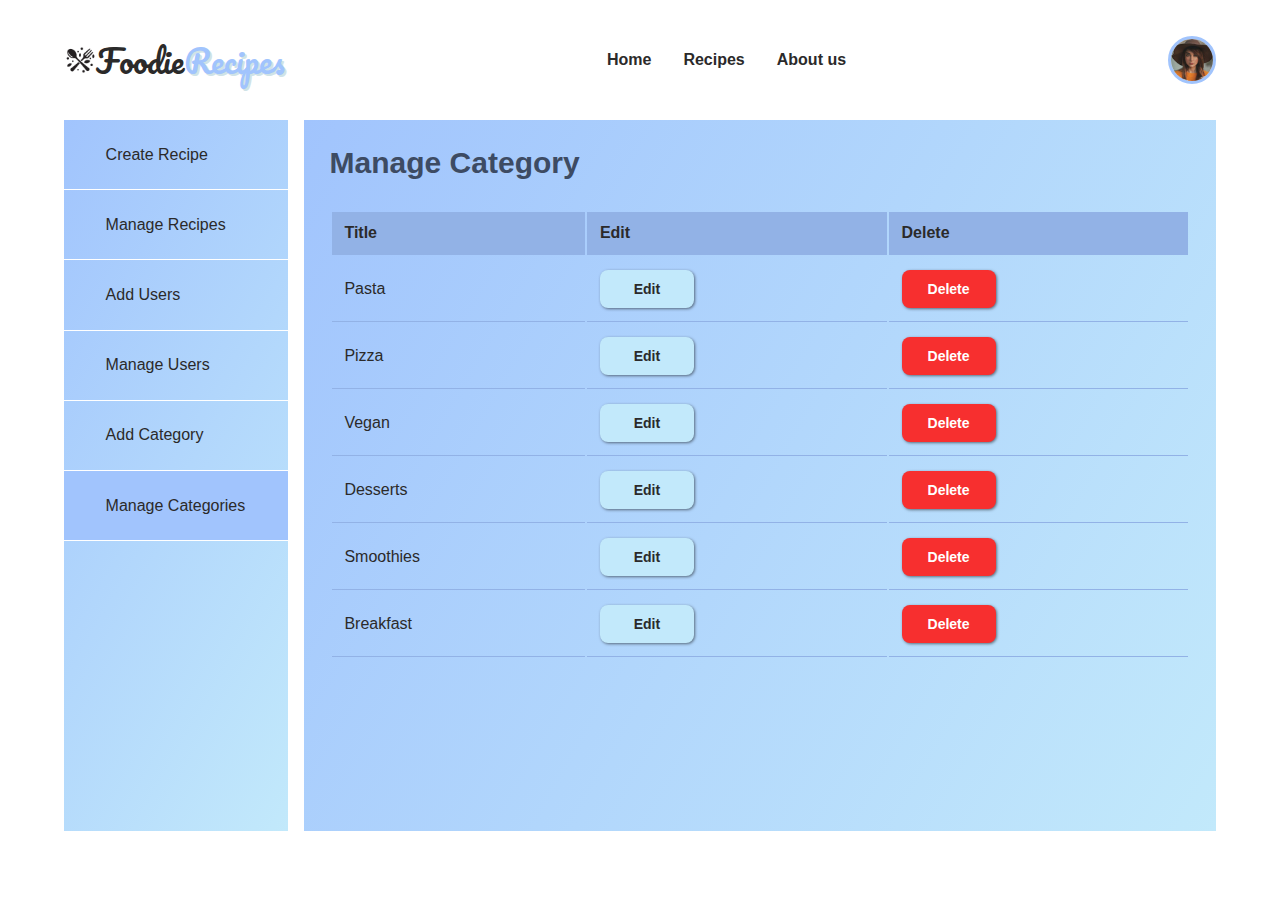
<file: manage-categories.html>
<!DOCTYPE html>
<html lang="en">
    <head>
        <meta charset="UTF-8">
        <meta name="viewport" content="width=device-width, initial-scale=1.0">
        <title>FoodieRecipes</title>
        <link rel="stylesheet" href="https://cdnjs.cloudflare.com/ajax/libs/font-awesome/6.5.1/css/all.min.css" integrity="sha512-DTOQO9RWCH3ppGqcWaEA1BIZOC6xxalwEsw9c2QQeAIftl+Vegovlnee1c9QX4TctnWMn13TZye+giMm8e2LwA==" crossorigin="anonymous" referrerpolicy="no-referrer" />
        <link rel="stylesheet" href="css/styles.css">
        <link rel="stylesheet" href="css/dashboard.css">
    </head>
<body>
        <!-- NavBar -->
        <nav class="navbar">
            <div class="nav__container container flex-row div-center">
                <a href="index.html" class="nav__logo flex-row div-center"> <img src="/assets/foodie-logo.png" alt="logo"> Foodie<span>Recipes</span></a>
                <ul class="flex-row nav__items nav__details">
                    <li class="nav__items-inactive"><a href="/">Home</a></li>
                    <li class="nav__items-inactive"><a href="/recipe.html">Recipes</a></li>
                    <li class="nav__items-inactive"><a href="/about.html">About us</a></li>
                </ul>
                <ul class="flex-row nav__login nav__details">
                    <li class="nav__profile">
                         <div class="avatar">
                             <img src="/assets/avatar2.jpg" alt="avatar" draggable="false" class="rounded">
                         </div>
                         <ul class="flex-column">
                             <li><a href="dashboard.html" class="nav__dash">Dashboard</a></li>
                             <li><a href="logout.html" class="nav__logout">Logout</a></li>
                         </ul>
                    </li>
                </ul>
                <div class="nav__resp-btns">
                    <button class="open__nav-btn"><i class="fa-solid fa-bars-staggered"></i></button>
                    <button class="close__nav-btn hidden"><i class="fa-solid fa-xmark"></i></button>
                </div>
            </div>
        </nav>
         <!-- NavBar Ends-->
         <main class="dashboard__container container">
            <button id="show__sidebar-btn" class="sidebar__toggle"><i class="fa-solid fa-angle-right"></i></button>
            <button id="hide__sidebar-btn" class="sidebar__toggle"><i class="fa-solid fa-angle-left"></i></button>
            <aside class="dashboard__sidebar">
                  <ul class="flex-column">
                    <li>
                        <a href="dashboard.html" >
                            <i class="fa-solid fa-pen"></i>
                            <span>Create Recipe</span>
                        </a>
                    </li>
                    <li>
                        <a href="manage-recipes.html">
                            <i class="fa-solid fa-pen-to-square"></i>
                            <span>Manage Recipes</span>
                        </a>
                    </li>
                    <li>
                        <a href="add-user.html" >
                            <i class="fa-solid fa-user-plus"></i>
                            <span>Add Users</span>
                        </a>
                    </li>
                    <li>
                        <a href="manage-user.html">
                            <i class="fa-solid fa-users"></i>
                            <span>Manage Users</span>
                        </a>
                    </li>
                    <li>
                        <a href="add-category.html" >
                            <i class="fa-solid fa-table-list"></i>
                            <span>Add Category</span>
                        </a>
                    </li>
                    <li>
                        <a href="manage-categories.html" class="dashboard__sidebar-active">
                            <i class="fa-solid fa-list"></i>
                            <span>Manage Categories</span>
                        </a>
                    </li>
                  </ul>
                </aside>
                <section class="main__container">
                        <h4>Manage Category</h4>
                        <table>
                            <thead>
                                <tr>
                                    <th>Title</th>
                                    <th>Edit</th>
                                    <th>Delete</th>
                                </tr>
                            </thead>
                            <tbody>
                                <tr>
                                    <td>Pasta</td>
                                    <td><a href="edit-category.html " class="edit-btn header__login-btn div-center">Edit</a></td>
                                    <td><a href="delete-category.html " class="header__login-btn div-center del-btn">Delete</a></td>
                                </tr>
                                <tr>
                                    <td>Pizza</td>
                                    <td><a href="edit-category.html " class="edit-btn header__login-btn div-center">Edit</a></td>
                                    <td><a href="delete-category.html " class="header__login-btn div-center del-btn">Delete</a></td>
                                </tr>
                                <tr>
                                    <td>Vegan</td>
                                    <td><a href="edit-category.html " class="edit-btn header__login-btn div-center">Edit</a></td>
                                    <td><a href="delete-category.html " class="header__login-btn div-center del-btn">Delete</a></td>
                                </tr>
                                <tr>
                                    <td>Desserts</td>
                                    <td><a href="edit-category.html " class="edit-btn header__login-btn div-center">Edit</a></td>
                                    <td><a href="delete-category.html " class="header__login-btn div-center del-btn">Delete</a></td>
                                </tr>
                                <tr>
                                    <td>Smoothies</td>
                                    <td><a href="edit-category.html " class="edit-btn header__login-btn div-center">Edit</a></td>
                                    <td><a href="delete-category.html " class="header__login-btn div-center del-btn">Delete</a></td>
                                </tr>
                                <tr>
                                    <td>Breakfast</td>
                                    <td><a href="edit-category.html " class="edit-btn header__login-btn div-center">Edit</a></td>
                                    <td><a href="delete-category.html " class="header__login-btn div-center del-btn">Delete</a></td>
                                </tr>

                            </tbody>
                        </table>

                </section>


         </main>
         <script type="module" src="/javascript/main.js"></script>
</body>
</html>
</file>
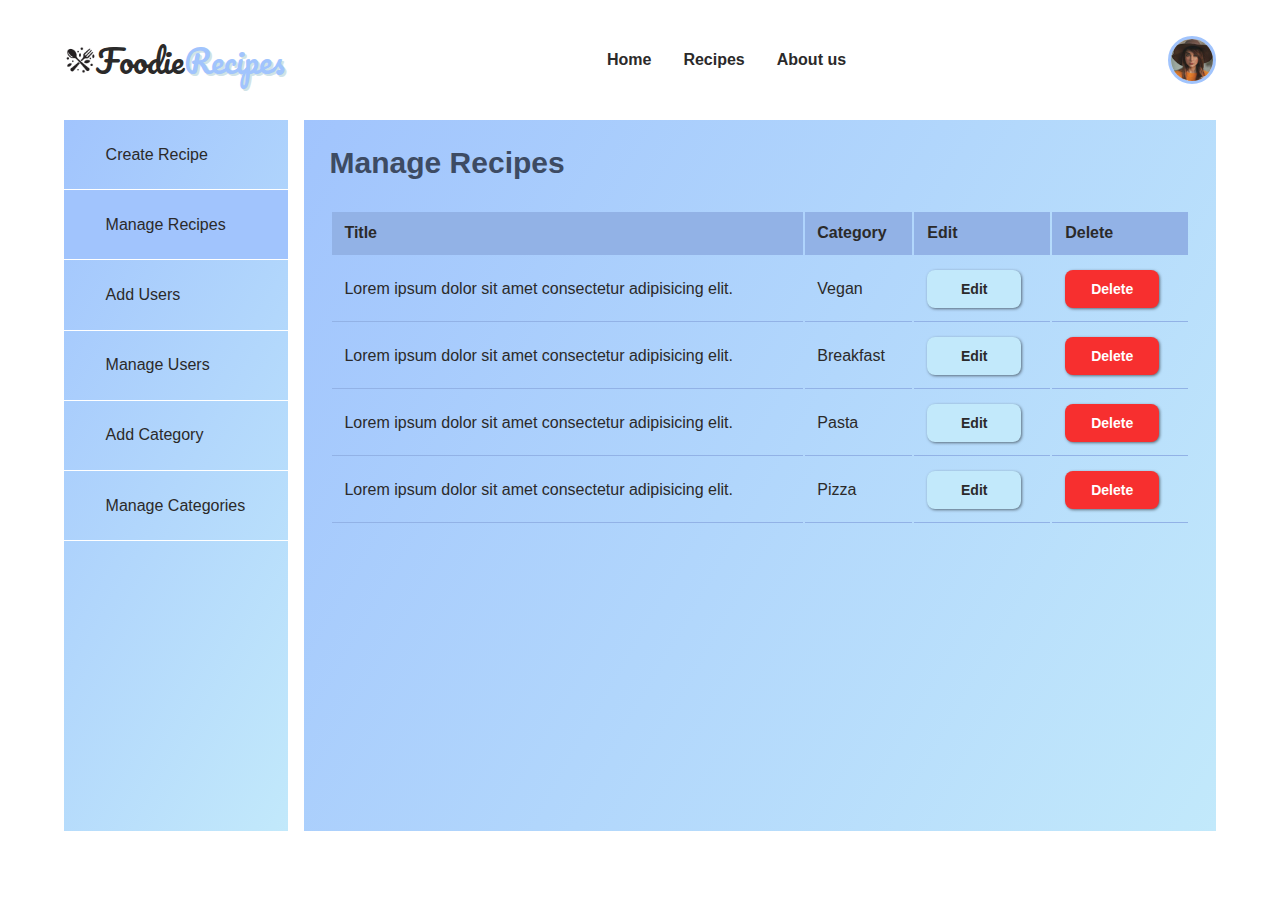
<file: manage-recipes.html>
<!DOCTYPE html>
<html lang="en">
    <head>
        <meta charset="UTF-8">
        <meta name="viewport" content="width=device-width, initial-scale=1.0">
        <title>FoodieRecipes</title>
        <link rel="stylesheet" href="https://cdnjs.cloudflare.com/ajax/libs/font-awesome/6.5.1/css/all.min.css" integrity="sha512-DTOQO9RWCH3ppGqcWaEA1BIZOC6xxalwEsw9c2QQeAIftl+Vegovlnee1c9QX4TctnWMn13TZye+giMm8e2LwA==" crossorigin="anonymous" referrerpolicy="no-referrer" />
        <link rel="stylesheet" href="css/styles.css">
        <link rel="stylesheet" href="css/dashboard.css">
    </head>
<body>
        <!-- NavBar -->
        <nav class="navbar">
            <div class="nav__container container flex-row div-center">
                <a href="index.html" class="nav__logo flex-row div-center"> <img src="/assets/foodie-logo.png" alt="logo"> Foodie<span>Recipes</span></a>
                <ul class="flex-row nav__items nav__details">
                    <li class="nav__items-inactive"><a href="/">Home</a></li>
                    <li class="nav__items-inactive"><a href="/recipe.html">Recipes</a></li>
                    <li class="nav__items-inactive"><a href="/about.html">About us</a></li>
                </ul>
                <ul class="flex-row nav__login nav__details">
                    <li class="nav__profile">
                         <div class="avatar">
                             <img src="/assets/avatar2.jpg" alt="avatar" draggable="false" class="rounded">
                         </div>
                         <ul class="flex-column">
                             <li><a href="dashboard.html" class="nav__dash">Dashboard</a></li>
                             <li><a href="logout.html" class="nav__logout">Logout</a></li>
                         </ul>
                    </li>
                </ul>
                <div class="nav__resp-btns">
                    <button class="open__nav-btn"><i class="fa-solid fa-bars-staggered"></i></button>
                    <button class="close__nav-btn hidden"><i class="fa-solid fa-xmark"></i></button>
                </div>
            </div>
        </nav>
         <!-- NavBar Ends-->
         <main class="dashboard__container container">
            <button id="show__sidebar-btn" class="sidebar__toggle"><i class="fa-solid fa-angle-right"></i></button>
            <button id="hide__sidebar-btn" class="sidebar__toggle"><i class="fa-solid fa-angle-left"></i></button>
            <aside class="dashboard__sidebar">
                  <ul class="flex-column">
                    <li>
                        <a href="dashboard.html" >
                            <i class="fa-solid fa-pen"></i>
                            <span>Create Recipe</span>
                        </a>
                    </li>
                    <li>
                        <a href="manage-recipes.html" class="dashboard__sidebar-active">
                            <i class="fa-solid fa-pen-to-square"></i>
                            <span>Manage Recipes</span>
                        </a>
                    </li>
                    <li>
                        <a href="add-user.html" >
                            <i class="fa-solid fa-user-plus"></i>
                            <span>Add Users</span>
                        </a>
                    </li>
                    <li>
                        <a href="manage-user.html">
                            <i class="fa-solid fa-users"></i>
                            <span>Manage Users</span>
                        </a>
                    </li>
                    <li>
                        <a href="add-category.html" >
                            <i class="fa-solid fa-table-list"></i>
                            <span>Add Category</span>
                        </a>
                    </li>
                    <li>
                        <a href="manage-categories.html" >
                            <i class="fa-solid fa-list"></i>
                            <span>Manage Categories</span>
                        </a>
                    </li>
                  </ul>
                </aside>
                <section class="main__container">
                        <h4>Manage Recipes</h4>
                        <table>
                            <thead>
                                <tr>
                                    <th >Title</th>
                                    <th>Category</th>
                                    <th>Edit</th>
                                    <th>Delete</th>
                                </tr>
                            </thead>
                            <tbody>
                                <tr>
                                    <td>Lorem ipsum dolor sit amet consectetur adipisicing elit.</td>
                                    <td>Vegan</td>
                                    <td><a href="edit-recipe.html" class="edit-btn header__login-btn div-center">Edit</a></td>
                                    <td><a href="delete-recipe.html " class="header__login-btn div-center del-btn">Delete</a></td>
                                </tr>
                                <tr>
                                    <td>Lorem ipsum dolor sit amet consectetur adipisicing elit.</td>
                                    <td>Breakfast</td>
                                    <td><a href="edit-recipe.html" class="edit-btn header__login-btn div-center">Edit</a></td>
                                    <td><a href="delete-recipe.html " class="header__login-btn div-center del-btn">Delete</a></td>
                                </tr>
                                <tr>
                                    <td>Lorem ipsum dolor sit amet consectetur adipisicing elit.</td>
                                    <td>Pasta</td>
                                    <td><a href="edit-recipe.html" class="edit-btn header__login-btn div-center">Edit</a></td>
                                    <td><a href="delete-recipe.html " class="header__login-btn div-center del-btn">Delete</a></td>
                                </tr>
                                <tr>
                                    <td>Lorem ipsum dolor sit amet consectetur adipisicing elit.</td>
                                    <td>Pizza</td>
                                    <td><a href="edit-recipe.html" class="edit-btn header__login-btn div-center">Edit</a></td>
                                    <td><a href="delete-recipe.html " class="header__login-btn div-center del-btn">Delete</a></td>
                                </tr>

                            </tbody>
                        </table>

                </section>


         </main>
         <script type="module" src="/javascript/main.js"></script>
</body>
</html>
</file>
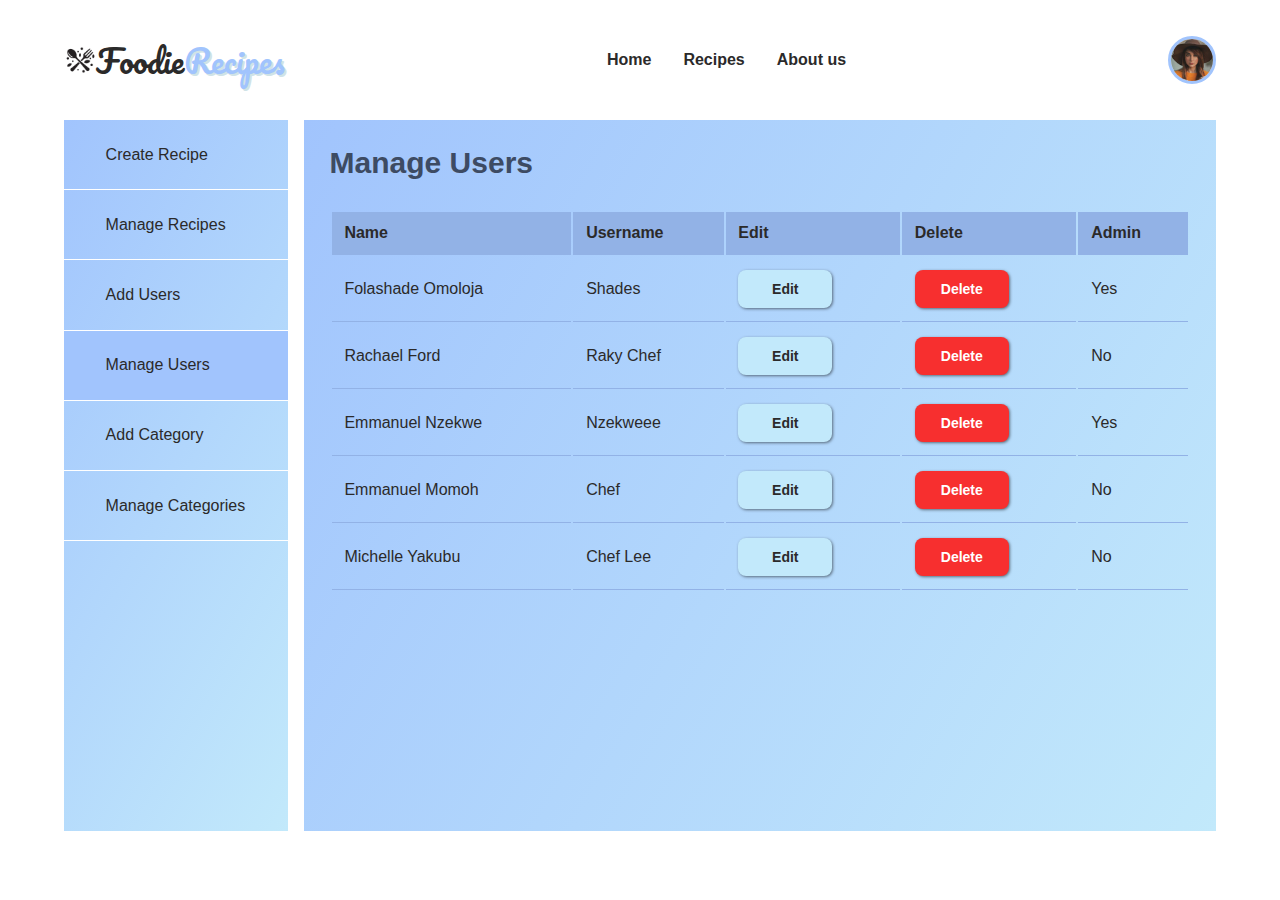
<file: manage-user.html>
<!DOCTYPE html>
<html lang="en">
    <head>
        <meta charset="UTF-8">
        <meta name="viewport" content="width=device-width, initial-scale=1.0">
        <title>FoodieRecipes</title>
        <link rel="stylesheet" href="https://cdnjs.cloudflare.com/ajax/libs/font-awesome/6.5.1/css/all.min.css" integrity="sha512-DTOQO9RWCH3ppGqcWaEA1BIZOC6xxalwEsw9c2QQeAIftl+Vegovlnee1c9QX4TctnWMn13TZye+giMm8e2LwA==" crossorigin="anonymous" referrerpolicy="no-referrer" />
        <link rel="stylesheet" href="css/styles.css">
        <link rel="stylesheet" href="css/dashboard.css">
    </head>
<body>
        <!-- NavBar -->
        <nav class="navbar">
            <div class="nav__container container flex-row div-center">
                <a href="index.html" class="nav__logo flex-row div-center"> <img src="/assets/foodie-logo.png" alt="logo"> Foodie<span>Recipes</span></a>
                <ul class="flex-row nav__items nav__details">
                    <li class="nav__items-inactive"><a href="/">Home</a></li>
                    <li class="nav__items-inactive"><a href="/recipe.html">Recipes</a></li>
                    <li class="nav__items-inactive"><a href="/about.html">About us</a></li>
                </ul>
                <ul class="flex-row nav__login nav__details">
                    <li class="nav__profile">
                         <div class="avatar">
                             <img src="/assets/avatar2.jpg" alt="avatar" draggable="false" class="rounded">
                         </div>
                         <ul class="flex-column">
                             <li><a href="dashboard.html" class="nav__dash">Dashboard</a></li>
                             <li><a href="logout.html" class="nav__logout">Logout</a></li>
                         </ul>
                    </li>
                </ul>
                <div class="nav__resp-btns">
                    <button class="open__nav-btn"><i class="fa-solid fa-bars-staggered"></i></button>
                    <button class="close__nav-btn hidden"><i class="fa-solid fa-xmark"></i></button>
                </div>
            </div>
        </nav>
         <!-- NavBar Ends-->
         <main class="dashboard__container container">
            <button id="show__sidebar-btn" class="sidebar__toggle"><i class="fa-solid fa-angle-right"></i></button>
            <button id="hide__sidebar-btn" class="sidebar__toggle"><i class="fa-solid fa-angle-left"></i></button>
            <aside class="dashboard__sidebar">
                  <ul class="flex-column">
                    <li>
                        <a href="dashboard.html" >
                            <i class="fa-solid fa-pen"></i>
                            <span>Create Recipe</span>
                        </a>
                    </li>
                    <li>
                        <a href="manage-recipes.html">
                            <i class="fa-solid fa-pen-to-square"></i>
                            <span>Manage Recipes</span>
                        </a>
                    </li>
                    <li>
                        <a href="add-user.html" >
                            <i class="fa-solid fa-user-plus"></i>
                            <span>Add Users</span>
                        </a>
                    </li>
                    <li>
                        <a href="manage-user.html" class="dashboard__sidebar-active">
                            <i class="fa-solid fa-users"></i>
                            <span>Manage Users</span>
                        </a>
                    </li>
                    <li>
                        <a href="add-category.html" >
                            <i class="fa-solid fa-table-list"></i>
                            <span>Add Category</span>
                        </a>
                    </li>
                    <li>
                        <a href="manage-categories.html" >
                            <i class="fa-solid fa-list"></i>
                            <span>Manage Categories</span>
                        </a>
                    </li>
                  </ul>
                </aside>
                <section class="main__container">
                        <h4>Manage Users</h4>
                        <table>
                            <thead>
                                <tr>
                                    <th>Name</th>
                                    <th>Username</th>
                                    <th>Edit</th>
                                    <th>Delete</th>
                                    <th>Admin</th>
                                </tr>
                            </thead>
                            <tbody>
                                <tr>
                                    <td>Folashade Omoloja</td>
                                    <td>Shades</td>
                                    <td><a href="edit-user.html " class="edit-btn header__login-btn div-center">Edit</a></td>
                                    <td><a href="delete-user.html " class="header__login-btn div-center del-btn">Delete</a></td>
                                    <td>Yes</td>
                                </tr>
                                <tr>
                                    <td>Rachael Ford</td>
                                    <td>Raky Chef</td>
                                    <td><a href="edit-user.html " class="edit-btn header__login-btn div-center">Edit</a></td>
                                    <td><a href="delete-user.html " class="header__login-btn div-center del-btn">Delete</a></td>
                                    <td>No</td>
                                </tr>
                                <tr>
                                    <td>Emmanuel Nzekwe</td>
                                    <td>Nzekweee</td>
                                    <td><a href="edit-user.html " class="edit-btn header__login-btn div-center">Edit</a></td>
                                    <td><a href="delete-user.html " class="header__login-btn div-center del-btn">Delete</a></td>
                                    <td>Yes</td>
                                </tr>
                                <tr>
                                    <td>Emmanuel Momoh</td>
                                    <td>Chef</td>
                                    <td><a href="edit-user.html " class="edit-btn header__login-btn div-center">Edit</a></td>
                                    <td><a href="delete-user.html " class="header__login-btn div-center del-btn">Delete</a></td>
                                    <td>No</td>
                                </tr>
                                <tr>
                                    <td>Michelle Yakubu</td>
                                    <td>Chef Lee</td>
                                    <td><a href="edit-user.html " class="edit-btn header__login-btn div-center">Edit</a></td>
                                    <td><a href="delete-user.html " class="header__login-btn div-center del-btn">Delete</a></td>
                                    <td>No</td>
                                </tr>


                            </tbody>
                        </table>

                </section>


         </main>
         <script type="module" src="/javascript/main.js"></script>
</body>
</html>
</file>
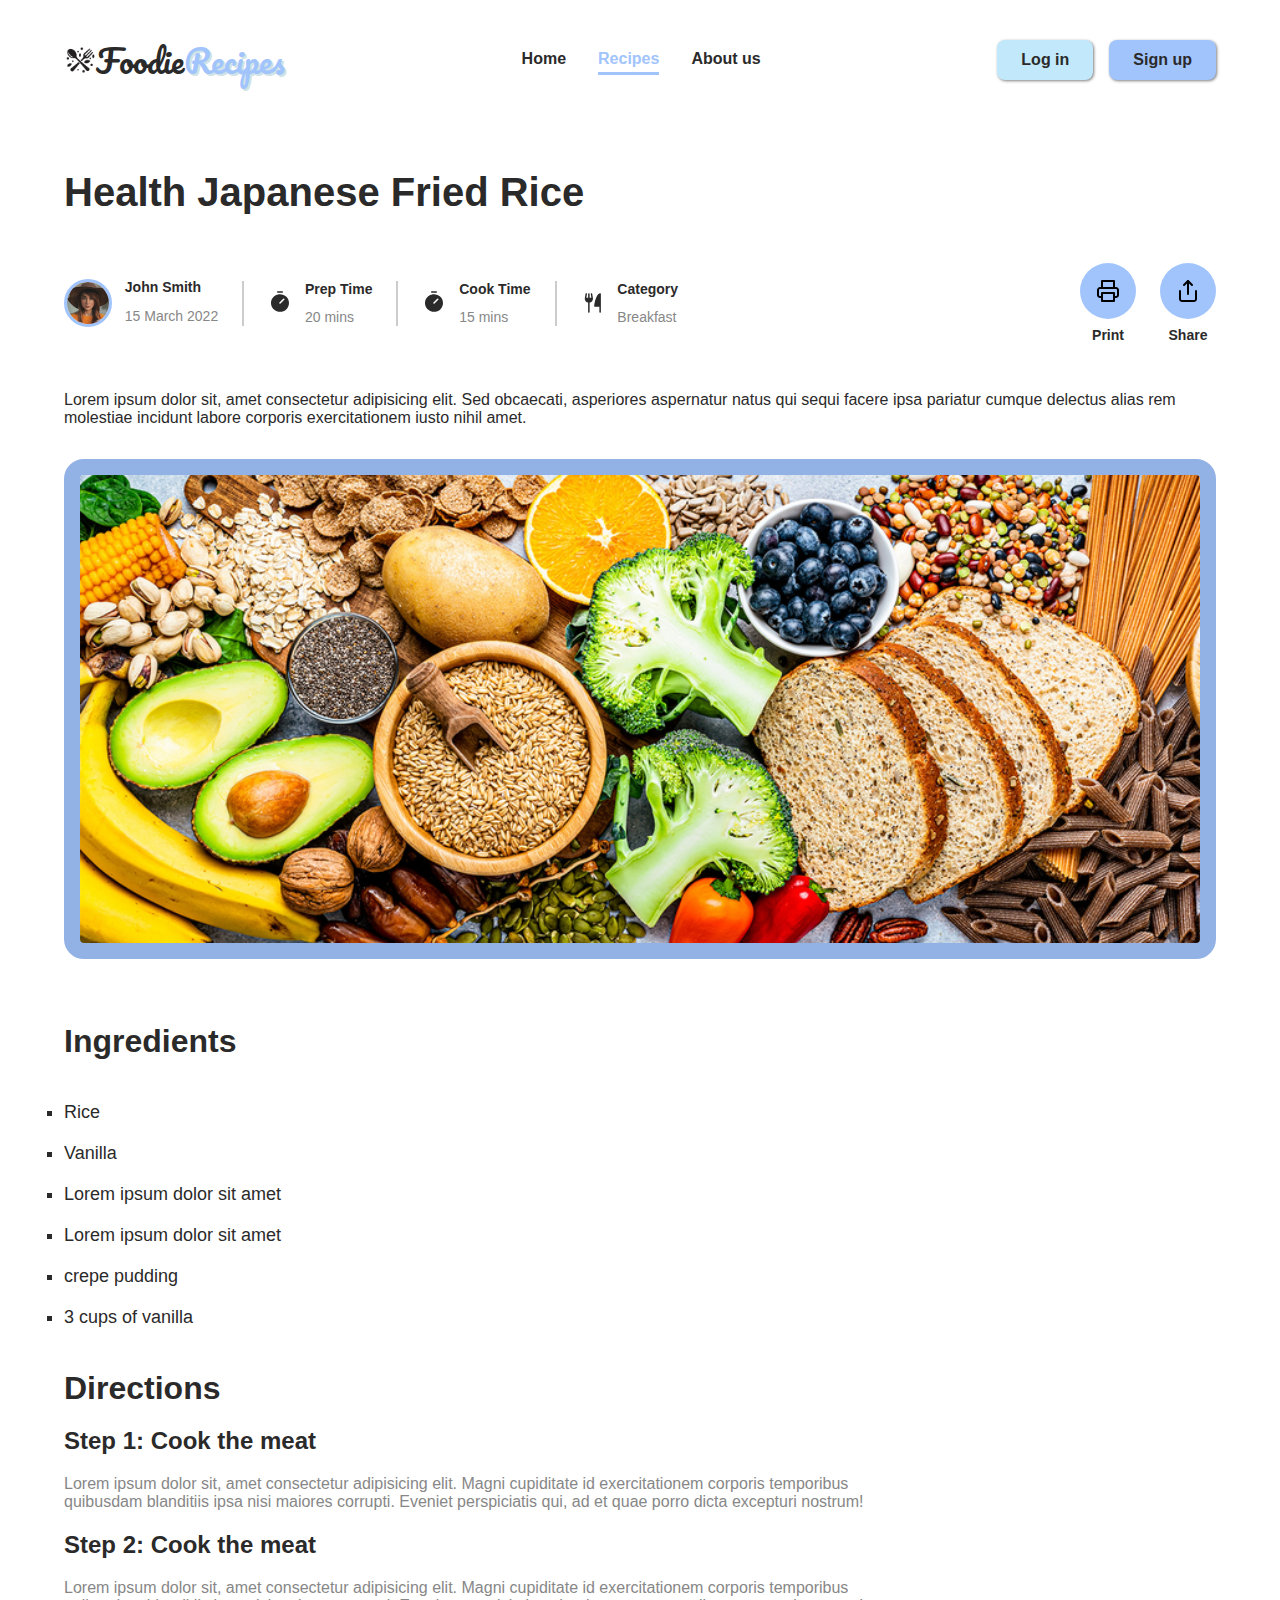
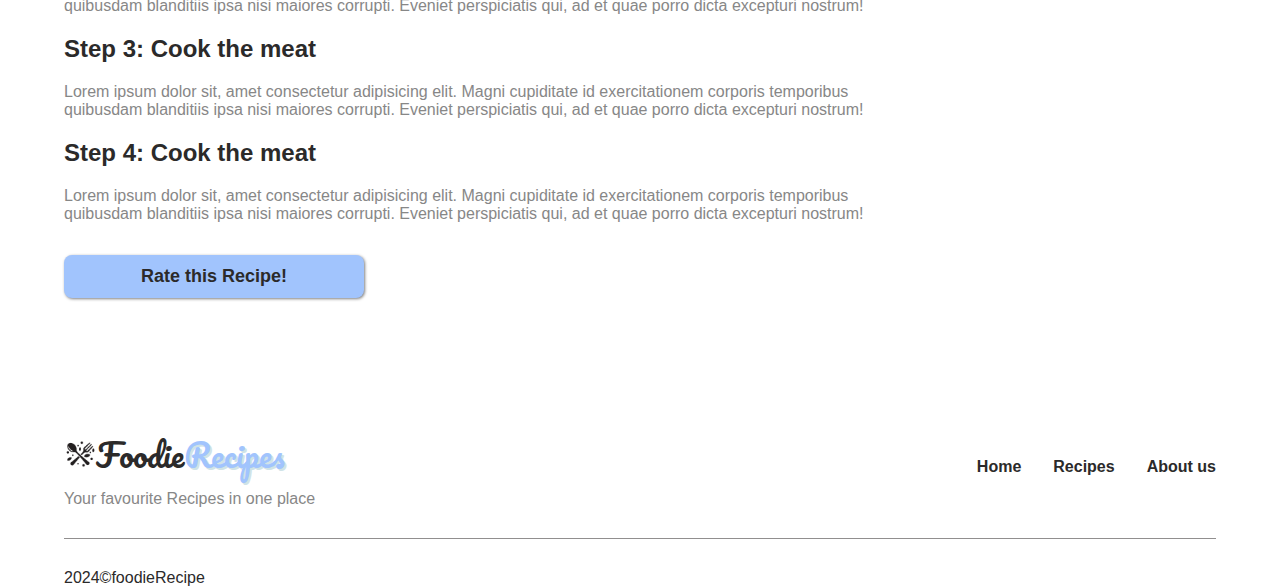
<file: recipe-post.html>
<!DOCTYPE html>
<html lang="en">
    <head>
        <meta charset="UTF-8">
        <meta name="viewport" content="width=device-width, initial-scale=1.0">
        <title>FoodieRecipes</title>
        <link rel="stylesheet" href="https://cdnjs.cloudflare.com/ajax/libs/font-awesome/6.5.1/css/all.min.css" integrity="sha512-DTOQO9RWCH3ppGqcWaEA1BIZOC6xxalwEsw9c2QQeAIftl+Vegovlnee1c9QX4TctnWMn13TZye+giMm8e2LwA==" crossorigin="anonymous" referrerpolicy="no-referrer" />
        <link rel="stylesheet" href="/css/styles.css">
        <link rel="stylesheet" href="/css/recipe.css">
    </head>
<body>
    <nav class="navbar">
        <div class="nav__container container flex-row div-center">
            <a href="index.html" class="nav__logo flex-row div-center"> <img src="/assets/foodie-logo.png" alt="logo"> Foodie<span>Recipes</span></a>
            <ul class="flex-row nav__items nav__details">
                <li class="nav__items-inactive"><a href="/">Home</a></li>
                <li class="nav__items-active "><a href="/recipe.html">Recipes</a></li>
                <li class="nav__items-inactive"><a href="/about.html">About us</a></li>
            </ul>
            <ul class="flex-row nav__login nav__details">
                <li class="nav__login-btns flex-row nav__details">
                    <a href="sign-in.html" class="login__buttons login__btn">Log in</a>
                    <a href="sign-up.html" class="login__buttons signup__btn">Sign up</a>
                </li>
                <li class="nav__profile hidden">
                     <div class="avatar">
                         <img src="/assets/avatar2.jpg" alt="avatar" draggable="false" class="rounded">
                     </div>
                     <ul class="flex-column">
                         <li><a href="dashboard.html" class="nav__dash">Dashboard</a></li>
                         <li><a href="logout.html" class="nav__logout">Logout</a></li>
                     </ul>
                </li>
            </ul>
            <div class="nav__resp-btns">
                <button class="open__nav-btn"><i class="fa-solid fa-bars-staggered"></i></button>
                <button class="close__nav-btn hidden"><i class="fa-solid fa-xmark"></i></button>
            </div>
        </div>
    </nav>
    <main class="container cont-section recipe__post-container">
        <h2>Health Japanese Fried Rice </h2>
        <header class="flex-row space-between">
            <section class="details-container flex-row">
                <div class="flex-row ">
                    <div class="avatar">
                        <img src="/assets/avatar2.jpg" alt="avatar" draggable="false" class="rounded">
                    </div>
                    <div class="flex-column">
                        <span class="det-title profile-name">John Smith</span>
                        <span class="cont__text">15 March 2022</span>
                    </div>
                </div>
                <div class="line-divider"></div>
                <div class="flex-row ">
                    <div class="flex-row div-center det-img">
                        <img src="assets/Timer.svg" alt="timer">
                    </div>
                    <div class="flex-column">
                        <span class="det-title prep-time">Prep Time</span>
                        <span class="cont__text">20 mins</span>
                    </div>
                </div>
                <div class="line-divider"></div>
                <div class="flex-row ">
                    <div class="flex-row div-center det-img">
                        <img src="assets/Timer.svg" alt="timer">
                    </div>
                    <div class="flex-column">
                        <span class="det-title prep-time">Cook Time</span>
                        <span class="cont__text">15 mins</span>
                    </div>
                </div>
                <div class="line-divider"></div>
                <div class="flex-row div-center">
                    <div class="flex-row det-img">
                        <img src="assets/ForkKnife.svg" alt="timer">
                    </div>
                    <div class="flex-column">
                        <span class="det-title ">Category</span>
                        <span class="cont__text recipe-category">Breakfast</span>
                    </div>
                </div>
            </section>
            <section class="print-share flex-row">
                <div class="print-share-div ">
                    <div class="flex-row div-center ">
                        <img src="assets/printer.svg" alt="printer">
                    </div>
                    <span>Print</span>
                </div>
                <div class="print-share-div">
                    <div class="flex-row div-center">
                        <img src="assets/share.svg" alt="share">
                     </div>
                    <span>Share</span>
                </div>

            </section>
        </header>
        <section>
            <p class="recipe-description">Lorem ipsum dolor sit, amet consectetur adipisicing elit. Sed obcaecati, asperiores aspernatur natus qui sequi facere ipsa pariatur cumque delectus alias rem molestiae incidunt labore corporis exercitationem iusto nihil amet.</p>     
            <div class="recipe-image">
                 <img src="assets/recipe-post-img.jpg" alt="">
            </div>
            <div class="recipe-rating flex-row">
                <i class="fa-solid fa-star"></i>
                <i class="fa-solid fa-star"></i>
                <i class="fa-solid fa-star"></i>
                <i class="fa-regular fa-star"></i>
                <i class="fa-regular fa-star"></i>
            </div>
            <section class="ingredients">
                <h3>Ingredients</h3>
                <ul class="ingredients-list">
                    <li>Rice</li>
                    <li>Vanilla</li>
                    <li>Lorem ipsum dolor sit amet</li>
                    <li>Lorem ipsum dolor sit amet</li>
                    <li>crepe pudding</li>
                    <li>3 cups of vanilla</li>

                </ul>
            </section>
            <section class="recipe-directions">
                <h3>Directions</h3>
                <ul >
                    <li class="recipe-step flex-column">
                     <h4 class=""> <span>Step 1:</span> Cook the meat</h4>
                     <p class="cont__text">Lorem ipsum dolor sit, amet consectetur adipisicing elit. Magni cupiditate id exercitationem corporis temporibus quibusdam blanditiis ipsa nisi maiores corrupti. Eveniet perspiciatis qui, ad et quae porro dicta excepturi nostrum!</p>
                    </li>
                    <li class="recipe-step flex-column">
                        <h4 class=""><span>Step 2:</span> Cook the meat</h4>
                        <p class="cont__text">Lorem ipsum dolor sit, amet consectetur adipisicing elit. Magni cupiditate id exercitationem corporis temporibus quibusdam blanditiis ipsa nisi maiores corrupti. Eveniet perspiciatis qui, ad et quae porro dicta excepturi nostrum!</p>
                    </li>
                  <li class="recipe-step flex-column">
                   <h4 class=""><span>Step 3:</span> Cook the meat</h4>
                   <p class="cont__text">Lorem ipsum dolor sit, amet consectetur adipisicing elit. Magni cupiditate id exercitationem corporis temporibus quibusdam blanditiis ipsa nisi maiores corrupti. Eveniet perspiciatis qui, ad et quae porro dicta excepturi nostrum!</p>
                  </li>
                  <li class="recipe-step flex-column">
                    <h4 class=""><span>Step 4:</span> Cook the meat</h4>
                    <p class="cont__text">Lorem ipsum dolor sit, amet consectetur adipisicing elit. Magni cupiditate id exercitationem corporis temporibus quibusdam blanditiis ipsa nisi maiores corrupti. Eveniet perspiciatis qui, ad et quae porro dicta excepturi nostrum!</p>
                   </li>
             </ul>
            </section>
            <button class="view-more-recipe-btn rate-recipe-btn flex-row div-center">Rate this Recipe!</button>
            <div class="rating-container"></div>
        </section>
    </main>
    <footer class="footer cont__section container">
        <section class="flex-row  space-between  footer__top">
          <div>
              <a href="index.html" class="nav__logo flex-row footer__logo"> <img src="/assets/foodie-logo.png" alt="logo"> Foodie<span>Recipes</span></a>
              <p class="cont__text">Your favourite Recipes in one place</p>
          </div>
          <ul class="flex-row footer__items  div-center">
              <li><a href="#">Home</a></li>
              <li><a href="/recipe.html">Recipes</a></li>
              <li><a href="/about.html">About us</a></li>
          </ul>
        </section>
        <section class="flex-row space-between">
          <span>2024&copy;foodieRecipe</span>
          <div class="social-icons flex-row">
              <a href="#"><i class="fab fa-twitter"></i></a>
              <a href="#"><i class="fab fa-github"></i></a>
              <a href="#"><i class="fab fa-instagram"></i></a>
            </div>
        </section>
  </footer>
    <script type="module" src="/javascript/main.js"></script>
</body>
</html>
</file>
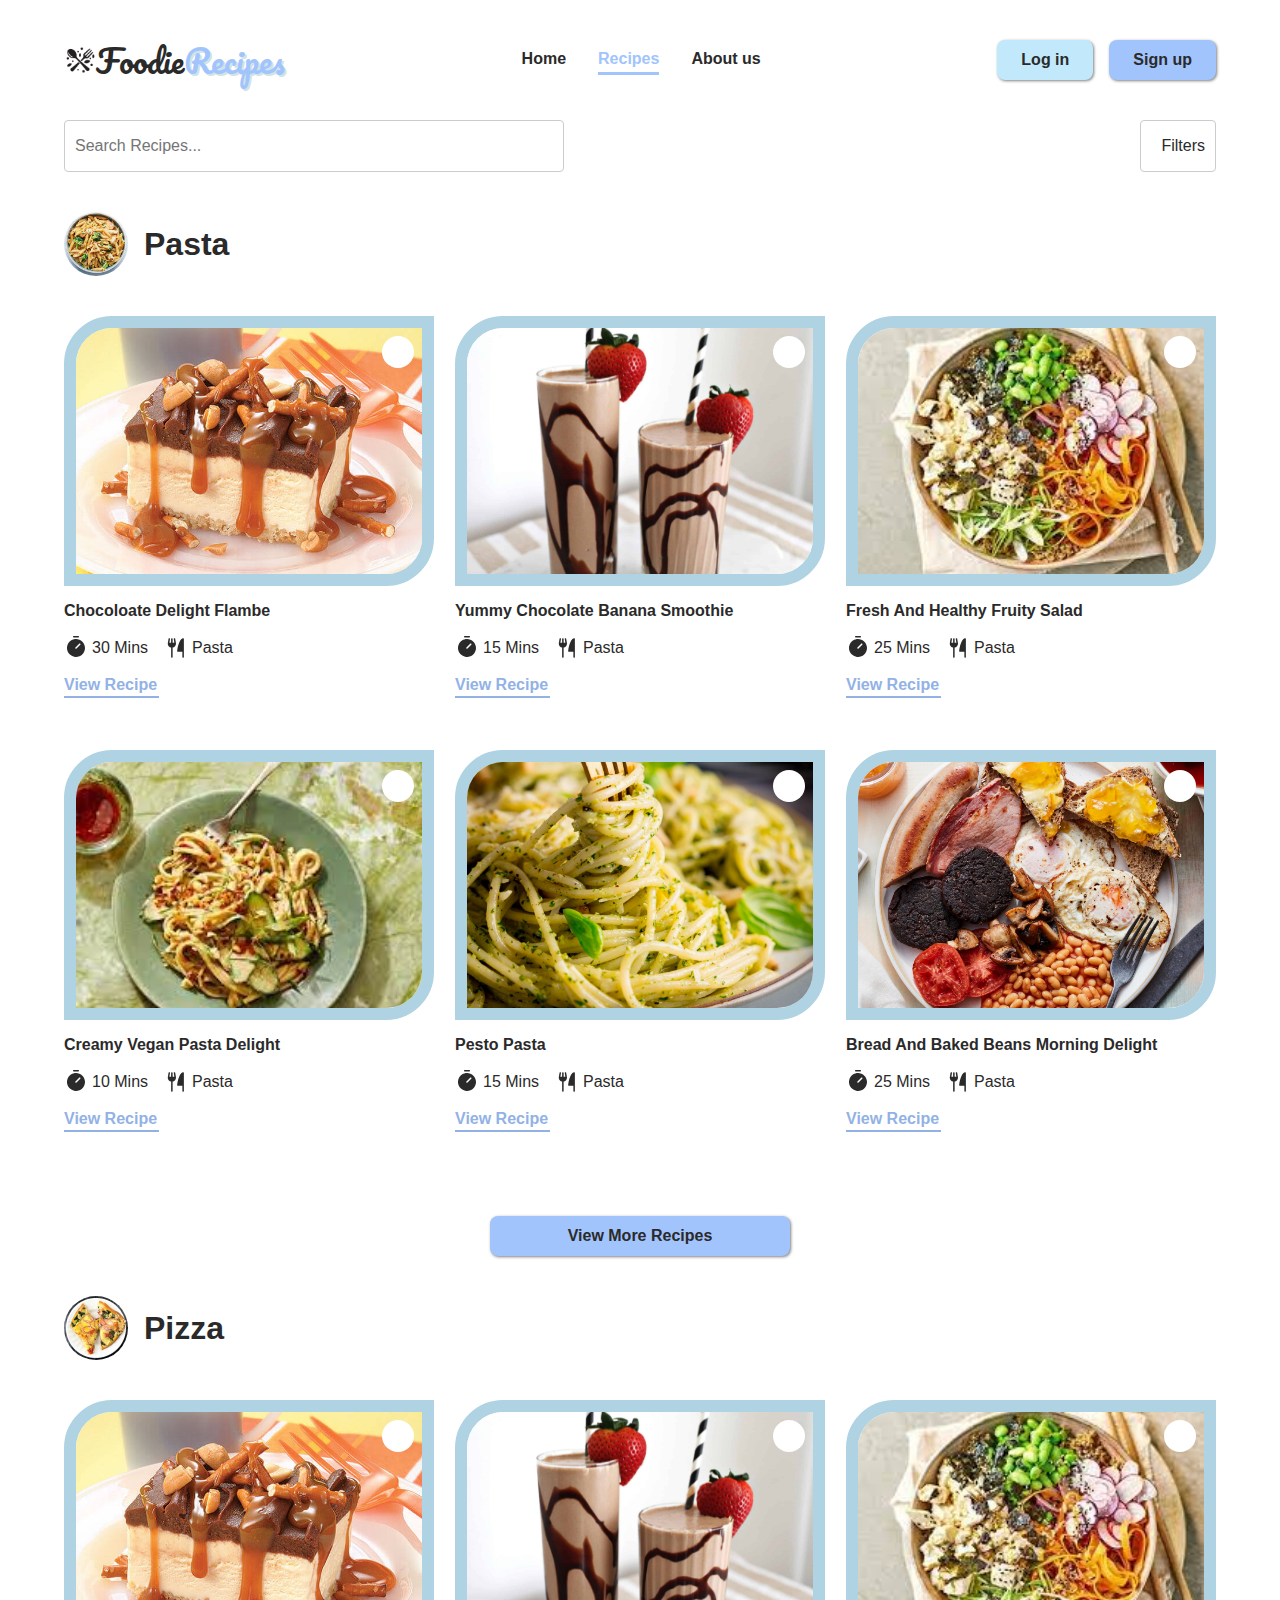
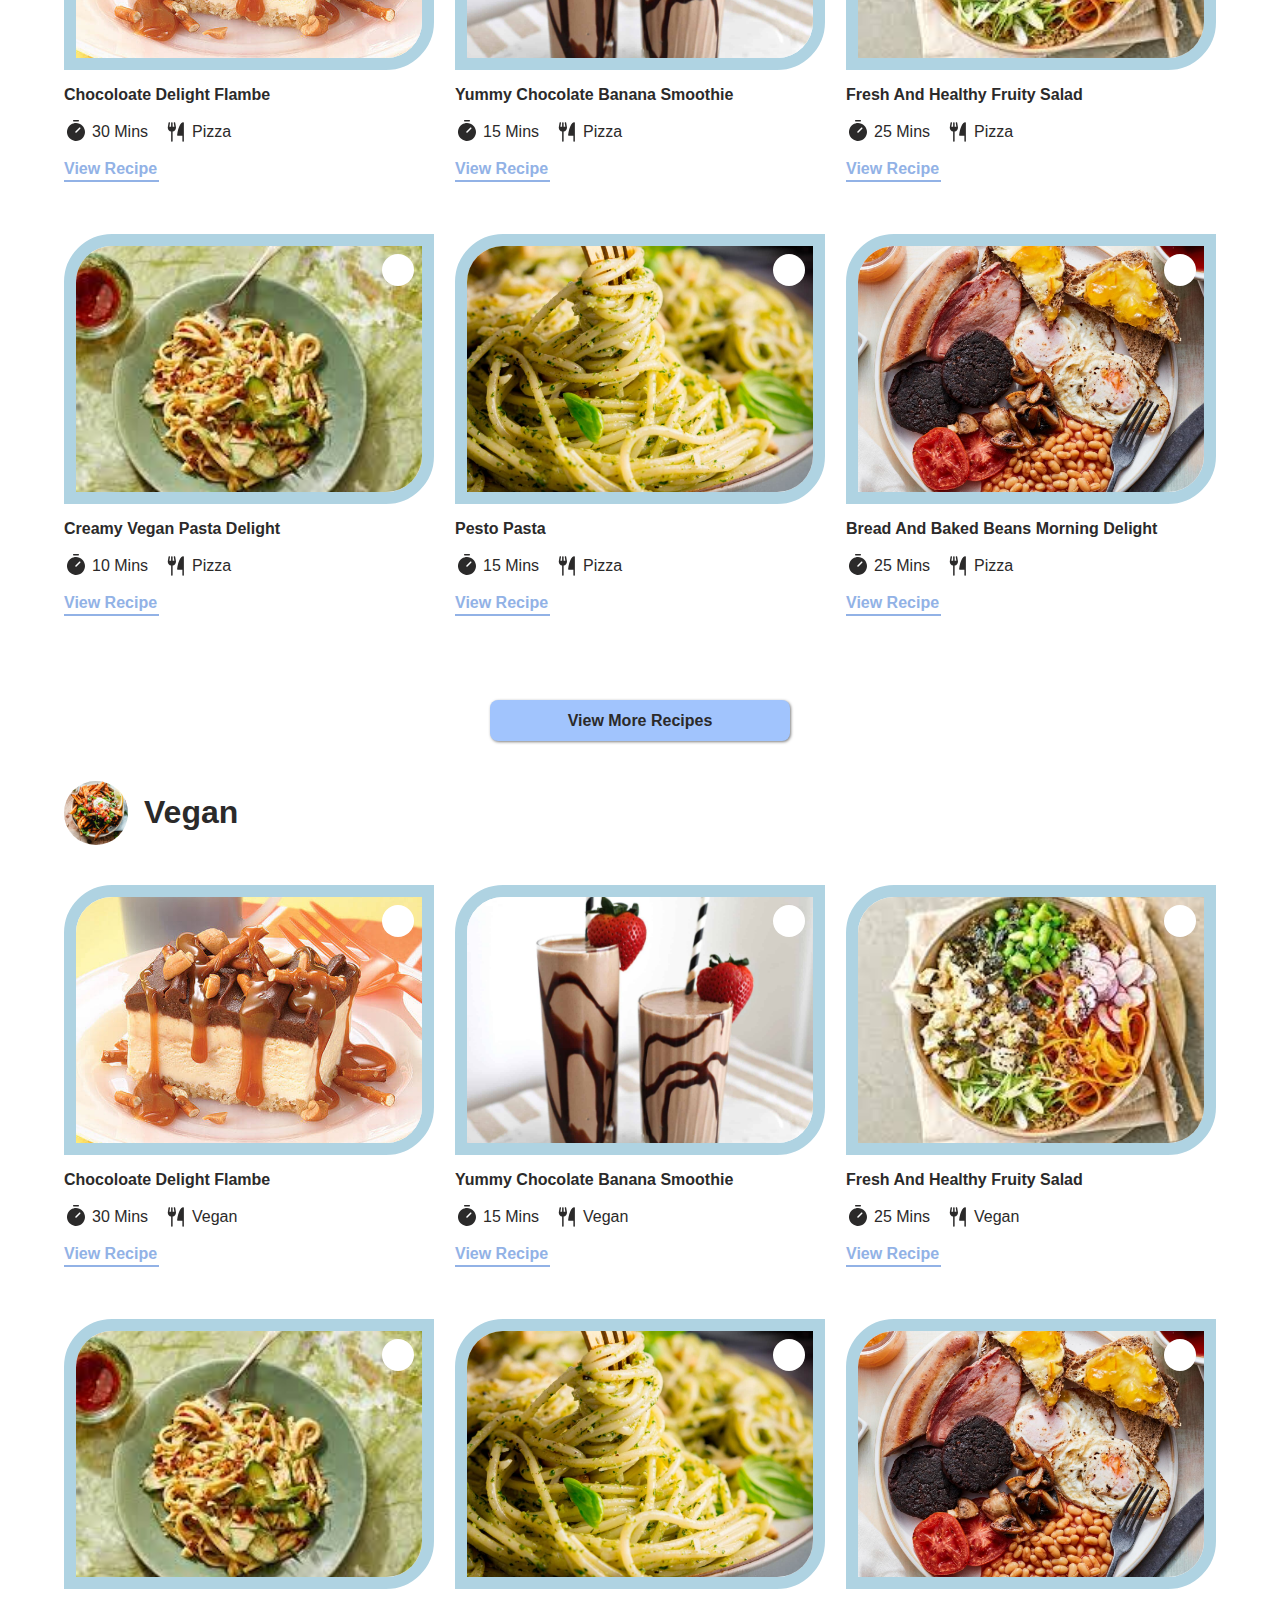
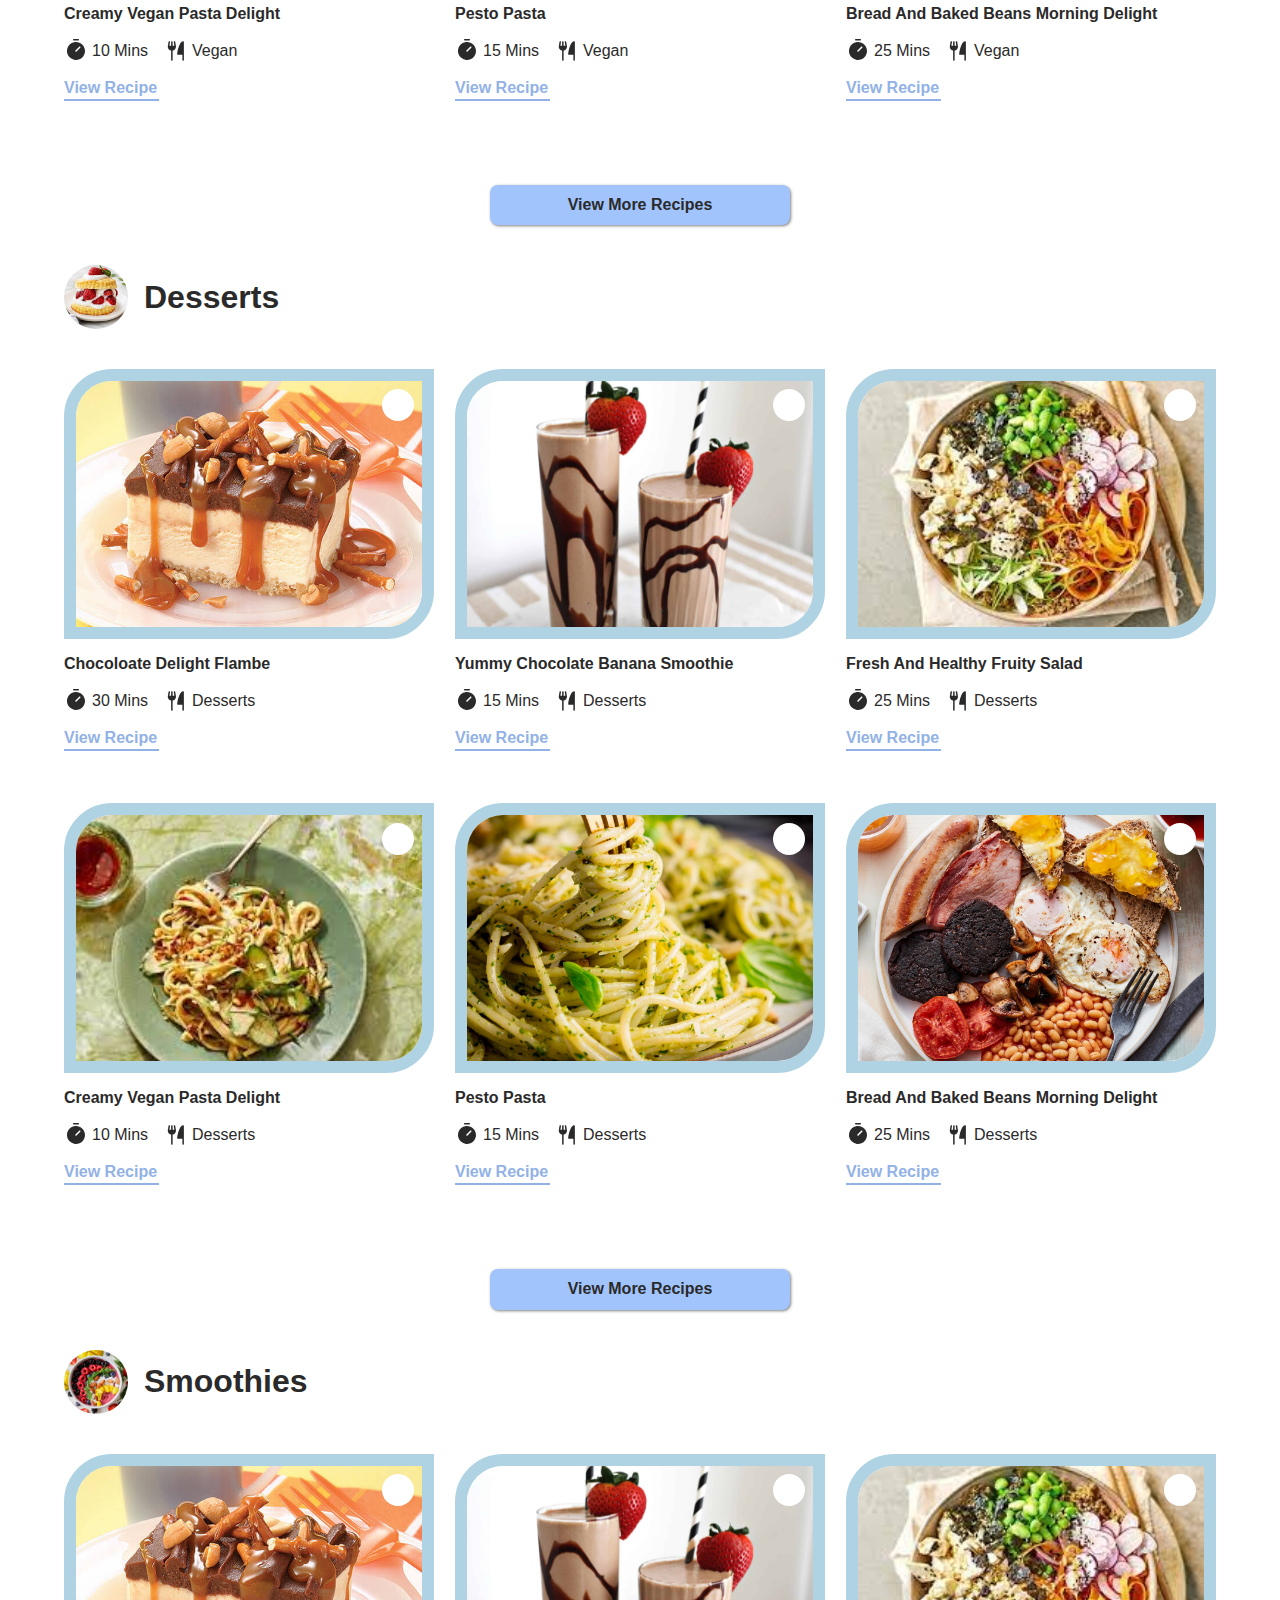
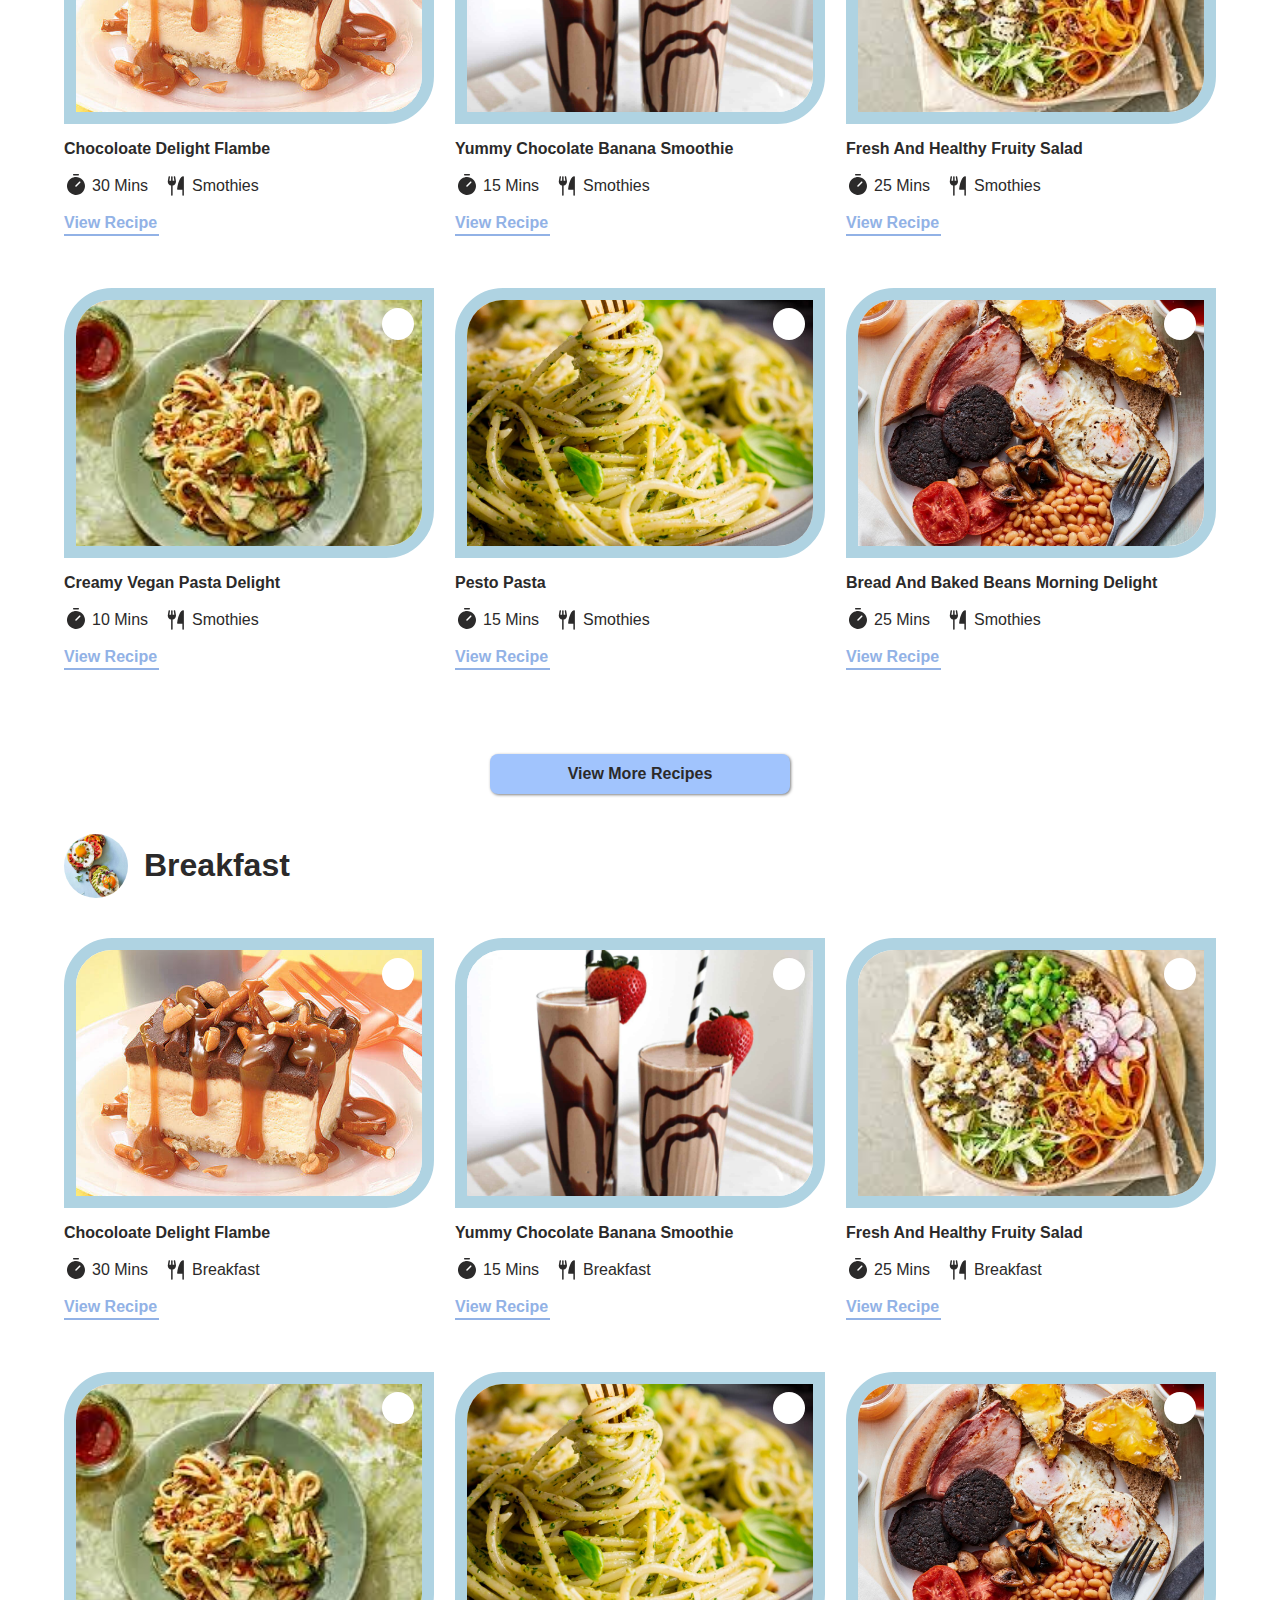
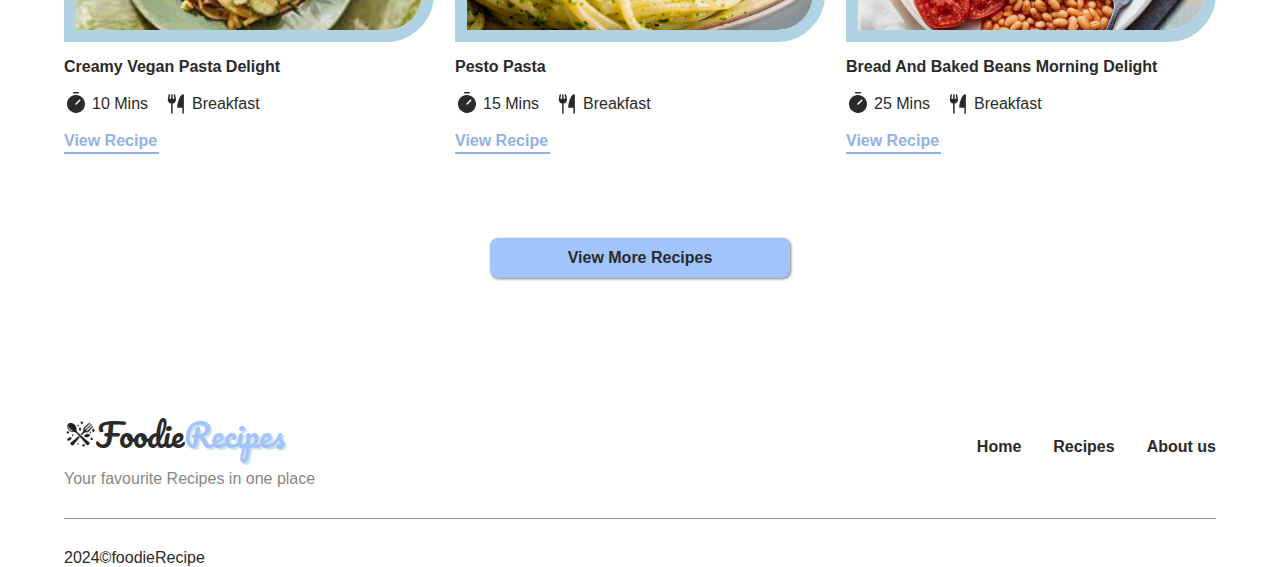
<file: recipe.html>
<!DOCTYPE html>
    <html lang="en">
        <head>
            <meta charset="UTF-8">
            <meta name="viewport" content="width=device-width, initial-scale=1.0">
            <title>FoodieRecipes</title>
            <link rel="stylesheet" href="https://cdnjs.cloudflare.com/ajax/libs/font-awesome/6.5.1/css/all.min.css" integrity="sha512-DTOQO9RWCH3ppGqcWaEA1BIZOC6xxalwEsw9c2QQeAIftl+Vegovlnee1c9QX4TctnWMn13TZye+giMm8e2LwA==" crossorigin="anonymous" referrerpolicy="no-referrer" />
            <link rel="stylesheet" href="/css/styles.css">
            <link rel="stylesheet" href="/css/recipe.css">
        </head>
    <body>
            <!-- NavBar -->
    <nav class="navbar">
        <div class="nav__container container flex-row div-center">
            <a href="index.html" class="nav__logo flex-row div-center"> <img src="/assets/foodie-logo.png" alt="logo"> Foodie<span>Recipes</span></a>
            <ul class="flex-row nav__items nav__details">
                <li class="nav__items-inactive home"><a href="/">Home</a></li>
                <li class="nav__items-active"><a href="/recipe.html">Recipes</a></li>
                <li class="nav__items-inactive"><a href="/about.html">About us</a></li>
            </ul>
            <ul class="flex-row nav__login nav__details">
                <li class="nav__login-btns flex-row nav__details">
                    <a href="sign-in.html" class="login__buttons login__btn">Log in</a>
                    <a href="sign-up.html" class="login__buttons signup__btn">Sign up</a>
                </li>
                <li class="nav__profile hidden">
                     <div class="avatar">
                         <img src="/assets/avatar2.jpg" alt="avatar" draggable="false" class="rounded">
                     </div>
                     <ul class="flex-column">
                         <li><a href="dashboard.html" class="nav__dash">Dashboard</a></li>
                         <li><a href="logout.html" class="nav__logout">Logout</a></li>
                     </ul>
                </li>
            </ul>
            <div class="nav__resp-btns">
                <button class="open__nav-btn"><i class="fa-solid fa-bars-staggered"></i></button>
                <button class="close__nav-btn hidden"><i class="fa-solid fa-xmark"></i></button>
            </div>
        </div>
    </nav>
     <!-- NavBar Ends-->
     <!-- search and filter section -->
     <section class="container">
            <section class="search__container-top flex-row space-between">
                <!-- searchbar -->
                <div class="search-container">
                 <input type="text" id="searchInput" placeholder="Search Recipes...">
                 <button id="searchButton"><i class="fas fa-search"></i></button>
                 <div id="searchDropdown" class="dropdown-content">
                   <!-- Dropdown content will be populated dynamically -->
                 </div>
                 </div>   
                <!-- filters Activator  -->
                <div class="view-filters cursor-pointer flex-row div-center">
                  <i class="fa-solid fa-arrow-up-short-wide"></i> 
                  <span>Filters</span>
                </div>
               </section>
               <section class="search__container-bottom flex-row space-between">
                <div class="custom-dropdown">
                    <button class="custom-dropdown-toggle cursor-pointer flex-row space-between" id="custom-dropdownButton1">Select a Category <i class="fa-solid fa-chevron-down"></i></button>
                    <div class="custom-dropdown-content" id="custom-dropdownContent1">
                      <!-- custom-dropdown content will be populated dynamically -->
                    </div>
                  </div>
                  
                  <div class="custom-dropdown">
                    <button class="custom-dropdown-toggle cursor-pointer flex-row space-between" id="custom-dropdownButton2">Select a location <i class="fa-solid fa-chevron-down"></i></button>
                    <div class="custom-dropdown-content" id="custom-dropdownContent2">
                      <!-- custom-dropdown content will be populated dynamically -->
                    </div>
                  </div>
                  
               </section>
     </section>
     <!-- search and filter section ends-->
     <!-- categories sections -->
       <!-- different categories with view more button that leads to categories PAGE -->
       <!-- also each recipe leads to indiviual recipe page -->
       <main class="container recipe-categories-display">
              
       </main>
     <!-- categories sections ends -->
     <footer class="footer cont__section container">
        <section class="flex-row  space-between  footer__top">
          <div>
              <a href="index.html" class="nav__logo flex-row footer__logo"> <img src="/assets/foodie-logo.png" alt="logo"> Foodie<span>Recipes</span></a>
              <p class="cont__text">Your favourite Recipes in one place</p>
          </div>
          <ul class="flex-row footer__items  div-center">
              <li><a href="#">Home</a></li>
              <li><a href="/recipe.html">Recipes</a></li>
              <li><a href="/about.html">About us</a></li>
          </ul>
        </section>
        <section class="flex-row space-between">
          <span>2024&copy;foodieRecipe</span>
          <div class="social-icons flex-row">
              <a href="#"><i class="fab fa-twitter"></i></a>
              <a href="#"><i class="fab fa-github"></i></a>
              <a href="#"><i class="fab fa-instagram"></i></a>
            </div>
        </section>
  </footer>
        <script type="module" src="/javascript/main.js"></script>
    </body>
    </html>
</file>
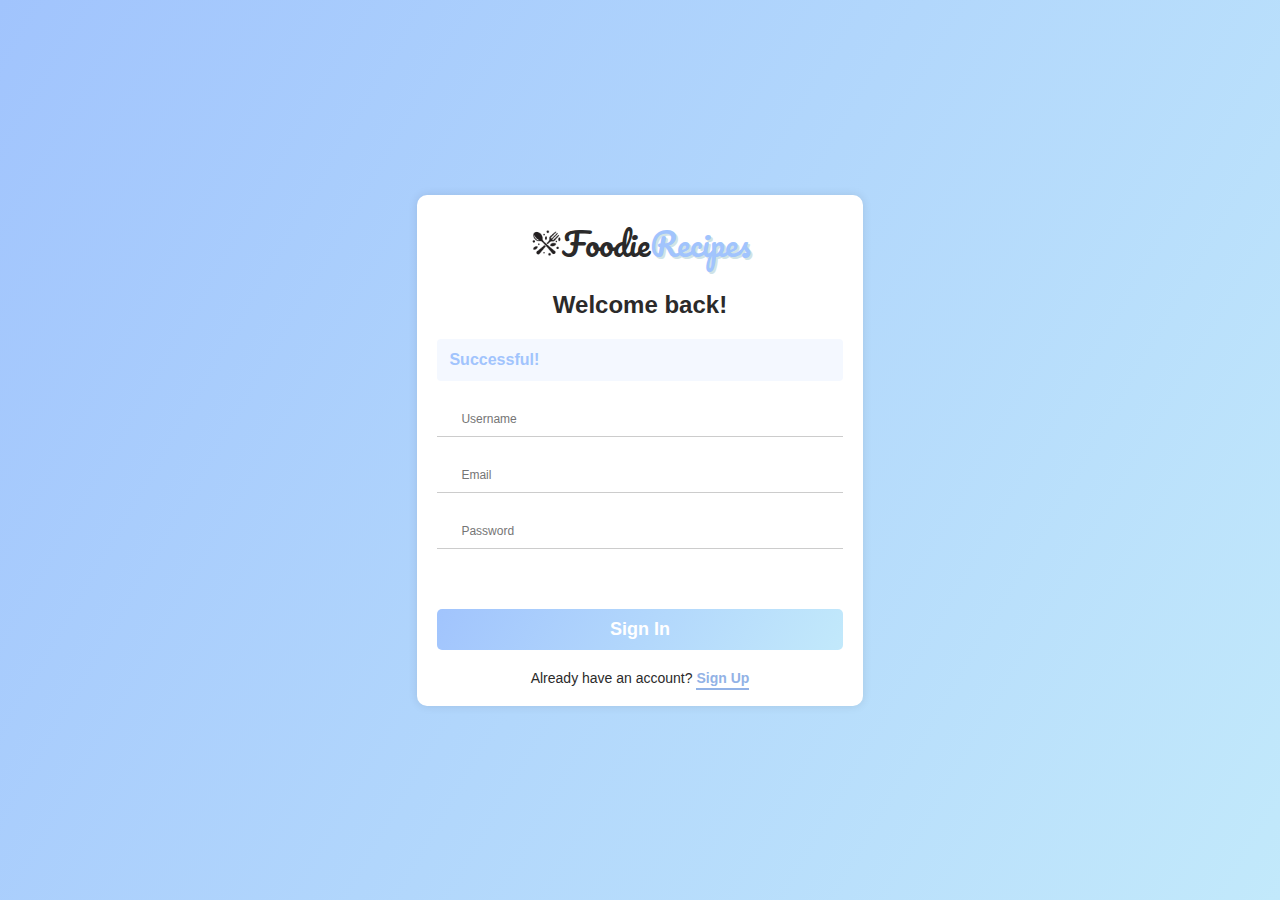
<file: sign-in.html>
<!DOCTYPE html>
<html lang="en">
<head>
  <meta charset="UTF-8">
  <meta name="viewport" content="width=device-width, initial-scale=1.0">
  <title>FoodieRecipes</title>
  <link rel="stylesheet" href="https://cdnjs.cloudflare.com/ajax/libs/font-awesome/6.5.1/css/all.min.css" integrity="sha512-DTOQO9RWCH3ppGqcWaEA1BIZOC6xxalwEsw9c2QQeAIftl+Vegovlnee1c9QX4TctnWMn13TZye+giMm8e2LwA==" crossorigin="anonymous" referrerpolicy="no-referrer" />
  <link rel="stylesheet" href="css/styles.css">
  <link rel="stylesheet" href="css/login.css">
</head>
<body>
<main class="form__signin flex-row div-center">
    <div class="form__container ">
        <div class="nav__logo flex-row div-center"> <img src="/assets/foodie-logo.png" alt="logo"> Foodie<span>Recipes</span></div>
        <h3>Welcome back!</h3>
        <div class="alert__message success">
          Successful!
        </div>
        <form action="#">
          <div class="form-group">
            <span class="input-icon  fa-regular fa-user"></span>
            <input type="text" id="username" name="username" placeholder="Username" required>
          </div>
          <div class="form-group">
            <span class="input-icon fa-regular fa-envelope"></span>
            <input type="email" id="email" name="email" placeholder="Email" required>
          </div>
          <div class="form-group">
            <span class="input-icon  fa-solid fa-eye hide-password hidden"></span>
            <span class="input-icon  fa-solid fa-eye-slash view-password"></span>
            <input type="password" id="signin-password" name="password" placeholder="Password" required class="password">
          </div>
          <div class="form-group flex-row div-center terms__box no-opacity">
            <div class="signup-checkbox">
                <input id="first_name" type="checkbox" class="input-checkbox" required>
                <label for="first_name" class="label-checkbox"></label>
              </div>
            <p class="terms">By signing up, you agree to the terms and conditions.</p>
          </div>
    
          <button type="submit">Sign In</button>
        </form>
        <div class="signin-link">
          <p>Already have an account? <a href="sign-up.html">Sign Up</a></p>
        </div>
      </div>
</main>
  <script type="module" src="/javascript/main.js"></script>
</body>
</html>
</file>
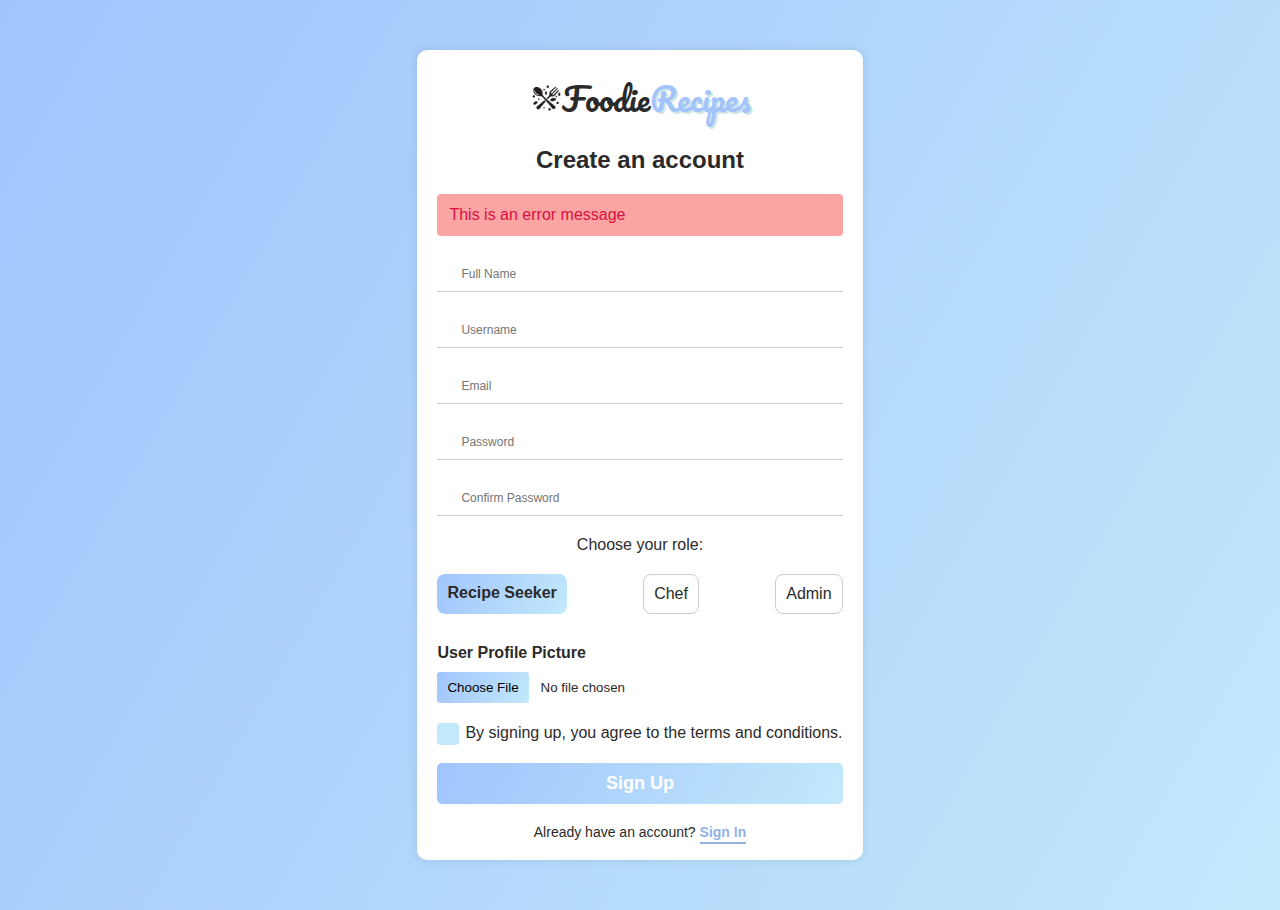
<file: sign-up.html>
<!DOCTYPE html>
<html lang="en">
<head>
  <meta charset="UTF-8">
  <meta name="viewport" content="width=device-width, initial-scale=1.0">
  <title>FoodieRecipes</title>
  <link rel="stylesheet" href="https://cdnjs.cloudflare.com/ajax/libs/font-awesome/6.5.1/css/all.min.css" integrity="sha512-DTOQO9RWCH3ppGqcWaEA1BIZOC6xxalwEsw9c2QQeAIftl+Vegovlnee1c9QX4TctnWMn13TZye+giMm8e2LwA==" crossorigin="anonymous" referrerpolicy="no-referrer" />
  <link rel="stylesheet" href="css/styles.css">
  <link rel="stylesheet" href="css/login.css">
</head>
<body>
  <div class="form__container form__siginup__container">
    <div class="nav__logo flex-row div-center"> <img src="/assets/foodie-logo.png" alt="logo"> Foodie<span>Recipes</span></div>
    <h3>Create an account</h3>
    <div class="alert__message error">
        This is an error message
    </div>
    <form action="#">
      <div class="form-group">
        <span class="input-icon  fa-regular fa-user"></span>
        <input type="text" class="fullname" name="fullname" placeholder="Full Name" required autocomplete="given-name">
      </div>
      <div class="form-group">
        <span class="input-icon  fa-regular fa-user"></span>
        <input type="text" id="username" name="username" placeholder="Username" required>
      </div>
      <div class="form-group">
        <span class="input-icon fa-regular fa-envelope"></span>
        <input type="email" id="email" name="email" placeholder="Email" required>
      </div>
      <div class="form-group">
        <span class="input-icon  fa-solid fa-eye hide-password hidden"></span>
        <span class="input-icon  fa-solid fa-eye-slash view-password"></span>
        <input type="password" id="signup-password" name="password" placeholder="Password" required class="password">
      </div>
      <div class="form-group">
        <span class="input-icon  fa-solid fa-eye hide-password hidden"></span>
        <span class="input-icon  fa-solid fa-eye-slash view-password"></span>
        <input type="password" id="signup-confirm-password" class="password" name="confirm-password" placeholder="Confirm Password" required>
      </div>
      <div class="form-group  ">
        <span>Choose your role:</span>
       <div class="flex-row role__cont">
        <div class='form-role-seeker role__cont__select'>
            <span>Recipe Seeker</span>
         </div>
         <div class='form-role-chef'>
            <span>Chef</span>
         </div>
         <div class='form-role-admin'>
            <span>Admin</span>
         </div>
       </div>
       <div class="form-group user-profile-div">
        <label for="user-profile">User Profile Picture</label>
        <input type="file" accept='image/*' id="user-avatar" required>
       </div>
      <div class="form-group flex-row div-center terms__box">
        <div class="signup-checkbox">
            <input id="checkmark" type="checkbox" class="input-checkbox" required>
            <label for="checkmark" class="label-checkbox"></label>
          </div>
        <p class="terms">By signing up, you agree to the terms and conditions.</p>
      </div>
      </div>

      <button type="submit">Sign Up</button>
    </form>
    <div class="signin-link">
      <p>Already have an account? <a href="sign-in.html">Sign In</a></p>
    </div>
  </div>
  <script type="module" src="/javascript/main.js"></script>
</body>
</html>
</file>
<file: css/styles.css>
@import url('https://fonts.googleapis.com/css2?family=Pacifico&display=swap');

/* custom styling */
body, *{
    padding: 0;
    margin: 0;
    /* overflow-x: hidden; */
    box-sizing: border-box;
    text-decoration: none;
    color: #2b2a2a;
    list-style: none;
    appearance: none;
    outline: none;
}


:root {
    --pacifico: "Pacifico", cursive;
    --sky: linear-gradient(120deg, #a1c4fd 0%, #c2e9fb 100%);
    --skyhover: linear-gradient(120deg, #c2e9fb   0%, #a1c4fd 100%);
    --transition: all 300ms ease;
    --container-width-lg: 90%;
    --container-width-md: 95%;
    --form-width: 40%;

}

body{
    font-family: "Inter", sans-serif; 
}

/* General styles */

img{
    width: 100%;
    height: 100%;
}

h1{
    font-size: 4rem;
}

h2{
    font-size: 2.5rem;
}

.rounded{
    border-radius: 50%;
}

.flex-row,.flex-column, .flex-wrap{
    display: flex;
}

.flex-row{
    flex-direction: row;
}

.flex-column{
    flex-direction: column;
}

.flex-wrap{
    flex-wrap: wrap;
}

.space-between{
    justify-content: space-between;
    width: 100%;
}

.div-center{
    justify-content: center;
    align-items: center;
}

.cursor-pointer{
    cursor: pointer;
}

.container{
    width: var(--container-width-lg);
    max-width: 1800px;
    margin-inline: auto;
}

.cont__section{
    margin-top: 8rem ;
}

.cont__text{
    color: #878787;
}

.hidden, .nav__resp-btns{
    display: none;
}

/* Navbar style */

.nav__container{
    justify-content: space-between;
    padding: 2rem 0;
    position: relative;
}

.nav__container a{
    color: #2b2a2a;
}
.nav__logo{
    font-family: var(--pacifico);
    font-size: 2rem;
}
.nav__logo img{
    width: 2rem;
    height: 2rem;
}

.nav__logo span{
    color: #a1c4fd;
    text-shadow: 2px 2px #d0e3e7;
}

.nav__items, .footer__items{
  gap: 32px;
  font-weight: 600;
}

.nav__items li{
    position: relative;
    padding: 4px 0;
    transition: var(--transition);
}

  
.nav__items-inactive::after {
  content: '';
  position: absolute;
  bottom: 0;
  left: 0;
  height: 3px;
  width: 100%;
  background-color: #a1c4fd;
  transform-origin: center;
  transform: scaleX(0);
  transition: transform 300ms;
}

.nav__items-inactive:hover a, .nav__items-active a{
    color: #a1c4fd;
}
.nav__items-inactive:hover::after {
  
  transform: scaleX(1);
}
  
.nav__items-active{
border-bottom: 3px solid #a1c4fd ;
}

.login__buttons, .header__login-btn, .view-more-recipe-btn{
    border: none;
    border-radius: 8px;
    padding: 0.7rem 1.5rem;
    cursor: pointer;
    background: #a1c4fd;
    font-weight: 600;
    box-shadow:  1px 1px 3px rgba(0, 0, 0, 0.5);
    transition: var(--transition);
}


.login__btn{
    background: #c2e9fb;
    margin-right: 1rem;
}

.login__btn:hover{
border: 2px solid #a1c4fd;
}

.signup__btn:hover, .header__login-btn:hover{
    border: 2px solid #c2e9fb;
    background: #92b2e6;
}
 .avatar{
    width: 3rem;
    height: 3rem;
    border-radius: 50%;
    border: 0.2rem solid #a1c4fd;
}

.nav__profile{
    position: relative;
    cursor: pointer;
    
}


.nav__profile ul{
    position: absolute;
    top: 125%;
    right: 0;
    box-shadow:  0 5px 5px rgba(0, 0, 0, 0.4);
    background: #a1c4fd;
    border-radius: 12px;
    visibility: hidden;
    opacity: 0;
    transition: var(--transition);
}

.nav__profile:hover > ul {
    visibility: visible;
    opacity: 1;
}


.nav__profile ul li a{
    padding: 1rem;
    display: block;
    width: 100%;
    font-weight: 600;
    transition: var(--transition);
   
}

.nav__dash{
    border-top-left-radius: 12px;
    border-top-right-radius: 12px;  
}

.nav__logout{
    border-bottom-left-radius: 12px;
    border-bottom-right-radius: 12px;  
}


.nav__profile ul li a:hover{
background: #c2e9fb;
    
}

/* Header styles */

.header__container{
    margin-top: 2rem ;
    gap: 30px;
}

.header__container section{
    flex-basis: 50%;
    height: 25rem;
}
.header__left h1 span{
    color: #a1c4fd;
}

.header__left p{
    margin: 20px 0 30px 0;
}

.header__left p+a+p{
  margin-top: 50px;
}

.header__left p+a+p > a, .view-recipe, .signin-link a{
   color: #92b2e6;
   font-weight: 700;
   border-bottom: 2px solid #92b2e6;
   padding-bottom: 2px;
  }

  .header__right div, .about-img, .recipe-image{
    height:28rem ;
    width: 100%;
    border: 1rem solid #92b2e6;
    border-top-left-radius: 5rem;
    border-bottom-right-radius:5rem ;
    overflow: hidden;
  }

  .header__right div img, .trending__recipe-imagecont img, .about-img img,  .services section div img{
    object-fit: cover;
}

  .header__right div:hover img,.cat-item div:hover img ,.trending__recipe-imagecont:hover img{
  filter: saturate(0);
  transition: filter 300ms ease;
  cursor: pointer;
  }


  /* Categories section */
  .cat-items{
    margin-top: 5rem;
  }

  .cat-item{
    gap: 1rem;
    font-weight: bold;
  }

  .cat-item div{
    width: 8.5rem;
    height: 8.5rem;
  }

  .cat-item div, .cat-item div>img{
    border-radius: 50%;
  }

  /* Trending Recipes Section */
.trending__container p{ 
margin: 0.5rem 0 2rem 0;
}

.trending__recipes, .category__recipes{
   display: flex;
   flex-wrap: wrap;
    text-transform: capitalize;
}

.trending__recipe{
    width: 370px;
    height: 434px;
    max-height: 434px;
    position: relative;
    gap: 1rem;
}

.recipe_like{
position: absolute;
top: 20px;
right: 20px;
background: #FFFFFF;
width: 2rem;
height: 2rem;
border-radius: 50%;
z-index: 10;
cursor: pointer;
}

.recipe_like i{
    color: #DBE2E5;
    }
    
.trending__recipe-imagecont{
    width: 100%;
    height: 270px;
    overflow: hidden;
    border: 0.8rem solid #afd3e2;
}

.trending__recipe-imagecont{
    border-top-left-radius: 3rem;
    border-bottom-right-radius: 3rem;
    overflow: hidden;
}

.recipe-title{
    font-weight: 600;
}

.recipe-details{
    gap: 1rem;
}

.recipe-details>div{
    gap: 4px;
}

.recipe-details img{
 width: 24px;
 height: 24px;
}

.view-recipe{
    width: 95px;
}

.view-more-recipe-btn{
    width: 300px;
    margin: 2rem auto 0;
}

/* chef cta section style */
.chef__container{
    margin-top: 4rem;
}
.chef__container div{
flex-basis: 50%;
color: #c2e9fb;
}
.chef__container-right,.social-icons, .services ul {
 gap: 20px;
}

.chef__container-right a{
    margin-top: 2.5rem;
    width: 120px
}

/* footer  styles*/
.footer__logo{
    align-items: center;
    margin-bottom: 0.5rem;
}

.footer__top{
    padding-bottom: 30px;
    margin-bottom: 30px;
    border-bottom: 1px solid rgb(145, 143, 143);
}

.social-icons i{
    font-size: 1.5rem;
    color: #92b2e6;
    margin-bottom: 30px;
}

/* ABOUT US PAGE STYLES */
.about-img{
    margin: 2rem 0;
    height: 500px;
}

.about__container{
    margin-top: 6rem;
    line-height: 1.5;
    gap: 4rem;
}

.services p{
    margin-bottom: 20px;
    
}
.services section{
    gap: 40px;
}

.services ul{
    font-size: 18px;
    font-weight: 500;
    flex-basis: 50%;
}

.services ul li{
list-style: square;
}

 .services section div {
    height: 500px;
    width: 500px;

  
}


/* Media queries medium devices */
@media screen and (max-width: 1024px) {
    h1{
        font-size: 3rem;
     }

     h2{
        font-size: 1.7rem;
     }
    .container{
        width: var(--container-width-md);
    }

    .cont__section{
        margin-top: 4rem ;
    }

    /* navbar */
    .nav__container{
        padding: 1.25rem 0;
    }
    .nav__resp-btns{
             display: block;
    }

    .nav__resp-btns button{
        background: #c2e9fb;
        font-size: 1.5rem;
        border: none;
         cursor: pointer;
         width: 2.5rem;
         height: 2.5rem;
         border-radius: 50%;
         transition: var(--transition);
    }

    .nav__resp-btns i{
        color: #92b2e6; 
      
    }

    .nav__resp-btns button:hover{
        background: #afd3e2;
    }

    .nav__resp-btns button:hover i{
        color: #7d98c4; 
    }

    .nav__items,  .nav__login, .nav__login-btns{
        display: none;
      flex-direction: column; 
      align-items: center; 
      gap: 20px;
      position: absolute;
      top: 100%;
      right: 0px;
      width: 100%;
      background: #c2e9fb;
      transition: var(--transition);
    }

  .nav__items,  .nav__login{
        padding-top:20px ;
        z-index: 20;
    }

    .nav__items li{
        padding: 0;
    }

    .nav__login{
        position: absolute;
       top: 215%;
    }
   .login__btn{
        margin: auto;
    }

    .nav__items-inactive::after {
        content: none;
      }

      .nav__items-active, .nav__items-active a{
        border-bottom: none;
        color: black;
    }

    .login__buttons, .login__btn, .login__btn:hover,   .signup__btn:hover {
        border: none;
        padding: 0;
        background: transparent;
        color: black;
        box-shadow:  none;
        margin: 0;
    }
    
    .signup__btn, .nav__profile{
        padding-bottom: 20px;
    }

    .nav__profile ul{
        right: -50%;
    }

    /* Header styles */
    .header__container{
       flex-direction: column-reverse;
    }

    .header__container p, .header__left p+a+p{
        margin: 1rem 0;
    }

    .header__login-btn{
        display: flex;
        padding: 12px ;
        width: 106px;
        margin: 1rem 0;
    }

    /*____ Categories styles____ */

    .cat-items{
        margin-top: 3rem;
        justify-content: flex-start;
        flex-wrap: wrap;
        gap: 2rem;
    }

    .cat-item div{
        width: 6rem;
        height: 6rem;
      }

    /* Trending Recipes Section */
    .trending__recipes{
         justify-content: flex-start;
         gap: 20px;
     }

     .view-more-recipe-btn{
        margin: 2rem 0;
    }

    /* About Page */
    .services section{
        flex-wrap: wrap;
    }

    .services ul{
        flex-basis: 100%;
        font-size: 16px;
    }

      
}

/* Media queries small devices */
@media screen and (max-width: 600px) {
    h1{
        font-size: 2rem;
    }

    h2{
        font-size: 1.5rem;
    }
    p, .cat-item>span{
        font-size: 14px;
        line-height: 1.5;
    }

    .cont__section{
        margin-top: 2rem ;
    }
    /* Navbar */
    .nav__logo{
        font-size: 1.5rem;
    }
    .nav__logo img{
        width: 1.5rem;
        height: 1.5rem;
    }

    .nav__resp-btns button{
        font-size: 1rem;
         width: 2rem;
         height: 2rem;
    }

    .nav__login{
       top: 235%;
    }

    /* Header styles */
 .header__right div{
    max-height: 20rem;
      }

      /*____ Categories styles____ */
    .cat-item div{
        width: 4.8rem;
        height: 4.8rem;
      }

      .view-more-recipe-btn{
        margin-top: 0;
       width: 15rem;
    }

    /* chef cta section style */
.chef__container{
   flex-direction: column-reverse;
}

.chef__container-right a{
    margin-top: 0;
}

/* footer */

.footer section, .footer__top ul{
    flex-direction: column;
}

.footer__top ul, .social-icons{
    margin-top: 20px;
}

.footer__top ul{
justify-content: flex-start;
align-items: start;
gap: 20px;
}

.about-img{
    height: 320px;
}
.services section div{
    height: 100%;
}
}
</file>
<file: css/dashboard.css>
.dashboard__container{
    display: grid;
    grid-template-columns: 14rem auto;
    gap: 1rem; 
}
.dashboard__container,.dashboard__sidebar,.main__container{
    height: 79vh;
}

.sidebar__toggle{
    display: none;
    background-color: #a1c4fd;
    color: #a1c4fd;
    position: fixed;
    z-index: 2;
    width: 2.5rem;
    height: 2.5rem;
    border-radius: 50% 0 0 50%;
    right: 0;
    bottom: 4rem;
    border: none;    
}
.sidebar__toggle i{
    color: white;
    font-size: 18px;
}
.dashboard__sidebar{
    top: 120.66px;
    bottom: 0;
    z-index: 10;
    background: var(--sky) ;
    transition: var(--transition);
}

.dashboard__sidebar ul a{
border-bottom:  1px solid white;
display: flex;
gap: 1rem;
align-items: center;
padding: 1.6rem;
font-weight: 500;
transition: var(--transition);
}

.dashboard__sidebar ul a:hover, .dashboard__sidebar-active{
    background-color: #a1c4fd;
}

.main__container{
background: var(--sky);
width: 100%;
padding: 1.6rem;
overflow-y: auto;
}

h4{
    color: #3d4b63;
    font-size: 30px;
}

.form-group, select {
    margin-top: 30px;

}

.recipe-ing-group, article, .direction-title-cont{
    margin-bottom: 30px;
    gap: 8px;
    align-items: center;
}

.recipe-ing-group i, .add-ing, .add-dir, .remove-dir{
    font-weight: bold;
    font-size: 14px;
    cursor: pointer;
}

.form-group input, textarea, select{
    padding: 1rem;
    border: 2px solid white;
    border-radius: 5px;
    resize: none;
    background: #92b2e6;
}

.directions section, .form-group input, textarea, select{
    width: 500px;
}

.direction-title-cont input{
    width: 446px;
}

.form-group label{
    font-weight: 600;
    margin-bottom: 10px;
}

.form-group input::placeholder, textarea::placeholder{
    color: white;
}

select {
    position: relative;
    z-index: 1;
    font-weight: 700;
    margin-bottom: 2rem;
}

select::after {
    content: '\25BC'; 
    position: absolute;
    top: 50%;
    right: 10px;
    transform: translateY(-50%);
    font-size: 14px;
    color: #555;
}

select:focus {
    outline: none;
    border-color: #a1c4fd;
    box-shadow: 0 0 5px #0074d980;
}

#create-recipe{
    margin: 0;
}

#recipe-img{
    height: 270px;
    width: 270px;
    overflow: hidden;
    object-fit: cover;
}

.edit-btn, .del-btn{
    display: flex;
    font-size: 14px;
    background: #c2e9fb ;
    width: 94px;
    margin: 0;
}

.del-btn{
    background: #f72f2f;
    color: white;
}
.edit-btn:hover, .del-btn:hover{
border: none;
}

.main__container table{
    margin-top: 30px;
    width:100% ;
    text-align: left;
}

.main__container table th{
padding: 0.8rem;
background: #92b2e6;
}

.main__container table td{
    padding: 0.8rem;
    border-bottom: 1px solid #92b2e6;
    }

.main__container table tr:hover td{
background-color: #92b2e6 ;
transition: hover;
    
    }


@media screen and (max-width: 840px) {
    .dashboard__container{
        grid-template-columns: 4rem auto;
    }
    .dashboard__sidebar ul a span{
        display: none;
    }

    .directions section, .form-group input, textarea, select{
        width: 100%;
    }

     .direction-title-cont{
        gap: 4px;
        font-size: 14px;
    }

    .direction-title-cont span{
        flex-basis: 10%;
    }
     }



 @media screen and (max-width: 425px) {
    h4{
        font-size: 24px;
    }

    .dashboard__sidebar{
        position: fixed;
        left: -100%;
        top: 82px;
        height: 100vh;
        box-shadow: 2rem 0 4rem rgba(0, 0, 0, 0.4);
        width: 4rem;
        font-size: 14px;
    }

    .sidebar__toggle{
        display: inline-block;
    }

    #hide__sidebar-btn{
        display: none ; 
    }

    .dashboard__container{
        grid-template-columns: 1fr;
        gap: 0;
    }

    .dashboard__container,.main__container{
        height: 100%;
    }

    .main__container table{
        font-size: 14px;
    }

    .manage-rec-title{
       width: 300px;
    }
     }
</file>
<file: css/recipe.css>
/* search section */
.search-container, .custom-dropdown {
    position: relative;
    display: inline-block;
  }

  .search__container-top, .search__container-bottom{
    margin-bottom: 20px;
  }
  
  #searchInput, .custom-dropdown-toggle {
    width: 500px;
    padding: 16px 10px;
    font-size: 16px;
  }



  #searchInput, .view-filters, .custom-dropdown-toggle{
    border: 1px solid #ccc;
    border-radius: 4px;
  }

  #searchInput:focus, .view-filters:hover{
  border: 2px solid #a1c4fd;
  }
  
  #searchButton {
    position: absolute;
    right: 0;
    top: 0;
    background: transparent;
    border: none;
    cursor: pointer;
    width: 52px;
    height: 100%;
  }
  
  #searchButton:hover i{
    color: #a1c4fd;
  }

  .dropdown-content, .custom-dropdown-content, .search__container-bottom{
    display: none;
  }
  .dropdown-content, .custom-dropdown-content {
    position: absolute;
    background-color: #f9f9f9;
    width: 100%;
    height: 400px;
    box-shadow: 0 8px 16px 0 rgba(0,0,0,0.2);
    z-index: 10;
    overflow-y: scroll;
  }
  
  .dropdown-content a, .dropdown-item {
    padding: 12px 16px;
    text-decoration: none;
    cursor: pointer;
    display: block;
  }
  
  .dropdown-content a:hover, .dropdown-item:hover {
    background-color: #f1f1f1;
  }

  .view-filters{
    gap: 10px;
    height: 52px;
    padding: 0 10px ;
  }
  
  .view-filters-clicked i{
    transform: rotate(180deg);
    transition: transform 300ms ease;
  }


  /* custom-dropdown container */


.custom-dropdown-toggle {
  width: 300px;
  background: none;
  align-items: center;
}
.custom-dropdown-content {

 max-height: 200px;

} 

/* Category Section styles */
.recipe-categories-display{
  margin-top: 40px;
}

.recipe-categories-display .cat-item {
align-items: center;
font-size: 32px;
margin-bottom: 40px;
}
.recipe-categories-display .cat-item div{
  width: 4rem;
  height: 4rem;
}

.recipe-category-display{
  margin-bottom: 40px;
}


/*RECIPE_POSTS CSS STYLES*/
.recipe__post-container{
margin-top: 50px;
}
.details-container, .print-share{
  margin: 48px 0;
  gap: 1.5rem;
  align-items: center;
}

.details-container div{
  gap: 0.8rem;
  font-size: 14px;
  
}
.det-title, .print-share-div{
font-weight: 700;
font-size: 14px;
}

.print-share{
  text-align: center;
}
.print-share-div div{
  width: 56px;
  height: 56px;
  background: #a1c4fd;
  border-radius: 50%;
  margin-bottom: 8px;
}

.print-share-div img{
width: 24px;
height: 24px;
}

.line-divider{
  width: 2px;
  background: #ccc;
  height: 45px;
}

.recipe-image, .recipe-rating, .ingredients h3, .recipe-directions{
  margin: 32px 0;
}

.recipe-image{
  height: 500px;
  width: 100%;
  overflow: hidden;
  border-radius: 20px;
}

.recipe-image img{
  object-fit: cover;
}

.recipe-rating i, .recipe-step h4{
  font-size: 24px;
}

.recipe-rating i{
  color: #a1c4fd;
}


.ingredients h3, .recipe-directions h3{
  font-size: 32px;
}

.ingredients-list li{
padding: 10px 0;
font-weight: 500;
font-size: 18px;
list-style-type: square ;
}


.recipe-step{
  margin: 20px 0;
  max-width: 800px;
  gap: 20px;
  /* list-style-type: square; */
}

.rate-recipe-btn{
  margin: 2rem 0;
  font-weight: bold;
  font-size: 18px;
}

.rating-container {
  display: none; /* Initially hide the rating container */
}

/* Style for stars */
.star {
  font-size: 24px;
  color: #ccc;
  cursor: pointer;
}





@media screen and (max-width:1024px) {
.recipe__post-container header{
  flex-direction: column;
}

.print-share, .details-container{
  margin: 32px 0;
}
.print-share{
  margin-top: 0;
}
  }


  /* medium screens */
  @media screen and (max-width:700px) {
       .search__container-top, .search__container-bottom{
        flex-direction: column;
        gap: 20px;
       }

       #searchInput, .custom-dropdown-toggle {
        width: 100%;
      }

      .view-filters{
        justify-content: flex-start;
      }

      .details-container{
        justify-content: space-between;
      }

      .line-divider, .det-img, .print-share span{
        display: none;
      }

      .print-share-div div{
        width: 24px;
        height: 24px;
        background: transparent;
      }

      .recipe-image{
        height: 380px;
      }
    }

    @media screen and (max-width:600px) {
      .recipe-categories-display .cat-item>span {
        font-size: 24px;
        }

      .details-container{
        gap: 20px;
        flex-wrap: wrap;
        justify-content: start;
      }

      .recipe-rating i {
        font-size: 16px;
      }
      }
</file>
<file: css/login.css>
body {
    display: flex;
    justify-content: center;
    align-items: center;
    background: var(--sky);
  }

  h3{
    font-size: 24px;
    margin: 20px 0;
  }

  .form__signin{
    height: 100vh;
  }

  .form__siginup__container{
    margin: 50px 0;
  }
  
  .form__container {
    text-align: center;
    background-color: #fff;
    padding: 20px;
    border-radius: 10px;
    box-shadow: 0 0 10px rgba(0, 0, 0, 0.1);
  
  }
  
  
  form, .form-group {
    margin-bottom: 20px;
  }
  
  .form-group {
    position: relative;
  }

  input[type="text"],
  input[type="email"],
  input[type="password"],
  button,
  label {
    display: block;
    width: 100%;
    padding: 10px;
    box-sizing: border-box;
  }


  input[type="text"],
  input[type="email"],
  input[type="password"]{
    padding-left: 24px;
    border: none;
    border-bottom: 1px solid #ccc;
  }

  input::placeholder{
    font-size: 12px;
  }


  .input-icon{
    position: absolute;
    display: block;
    font-size: 14px;
    top: 10px;
    color: #ccc;
  }

  .view-password, .hide-password{
    cursor: pointer;
  }
  
  .input-checkbox {
    position: absolute;
    left: 0;
    height: 22px;
    width: 22px;
    background-color: #c2e9fb;
    border-radius: 4px;
  }

  .role__cont{
    margin: 20px 0;
    justify-content: space-between;
  }

  .role__cont div{
       padding: 10px;
       border-radius: 8px;
       border: 1px solid #ccc;
       cursor: pointer;
  }

  .role__cont  .role__cont__select, .role__cont div:hover{
    background: var(--sky);
    border: none;
    font-weight: 600;
  }


  .input-checkbox:checked{
    background-color: #a1c4fd;
  }

  .label-checkbox {
    position: relative;
    display: block;
    cursor: pointer;
  }

  .label-checkbox:after {
    content: '';
    position: absolute;
    left: 7px;
    top: 2px;
    width: 5px;
    height: 10px;
    border: solid #333;
    border-width: 0 3px 3px 0;
    transform: rotate(45deg);
    opacity: 0;
  }

  .input-checkbox:checked + .label-checkbox:after {
    opacity: 1;
  }

  .terms{
    margin-left: 8px;
  }


  button {
    background: var(--sky);
    color: white;
    font-size: 18px;
    font-weight: 600;
    border: none;
    border-radius: 5px;
    cursor: pointer;
    padding: 10px 0;
    transition: var(--transition);
  }
  
  button:hover {
    background: var(--skyhover);
  }
  
  .signin-link {
    font-size: 14px;
  }

  .no-opacity{
opacity: 0;
  }

  .user-profile-div{
    text-align: left;
  }

  .user-profile-div label{
    padding-left: 0;
    font-weight: 600;
  }

input[type='file']::file-selector-button{
  background: var(--sky);
  border: none;
  padding: 8px 10px;
  margin-right:12px ;
  border-radius: 3px;
  cursor: pointer;
  font-weight: 500;
}


.alert__message{
  background: rgba(247, 47, 47, 0.438);
  color: #da0f3f;
  padding: 12px ;
  margin-bottom: 20px;
  border-radius: 4px;
  font-weight: 500;
  text-align: left;
}


.alert__message.error{
  background: rgba(247, 47, 47, 0.438);
  color: #da0f3f;
}

.alert__message.success{
  background: #a1c4fd1f;
  color: #a1c4fd;
  font-weight: 600;
}
  /* Media queries small devices */
@media screen and (max-width: 410px) {
    .form__siginup__container {
        margin: 0;
      }

    .terms{
        text-align: start;
        font-size: 12px;
    }

    .form__signin{
        background: white;
        height: auto;
    }

    .form__signin .form__container {
        border-radius: 0;
        box-shadow: none;       
      }

      .role__cont{
        font-size: 14px;
      }
      
    }
</file>
